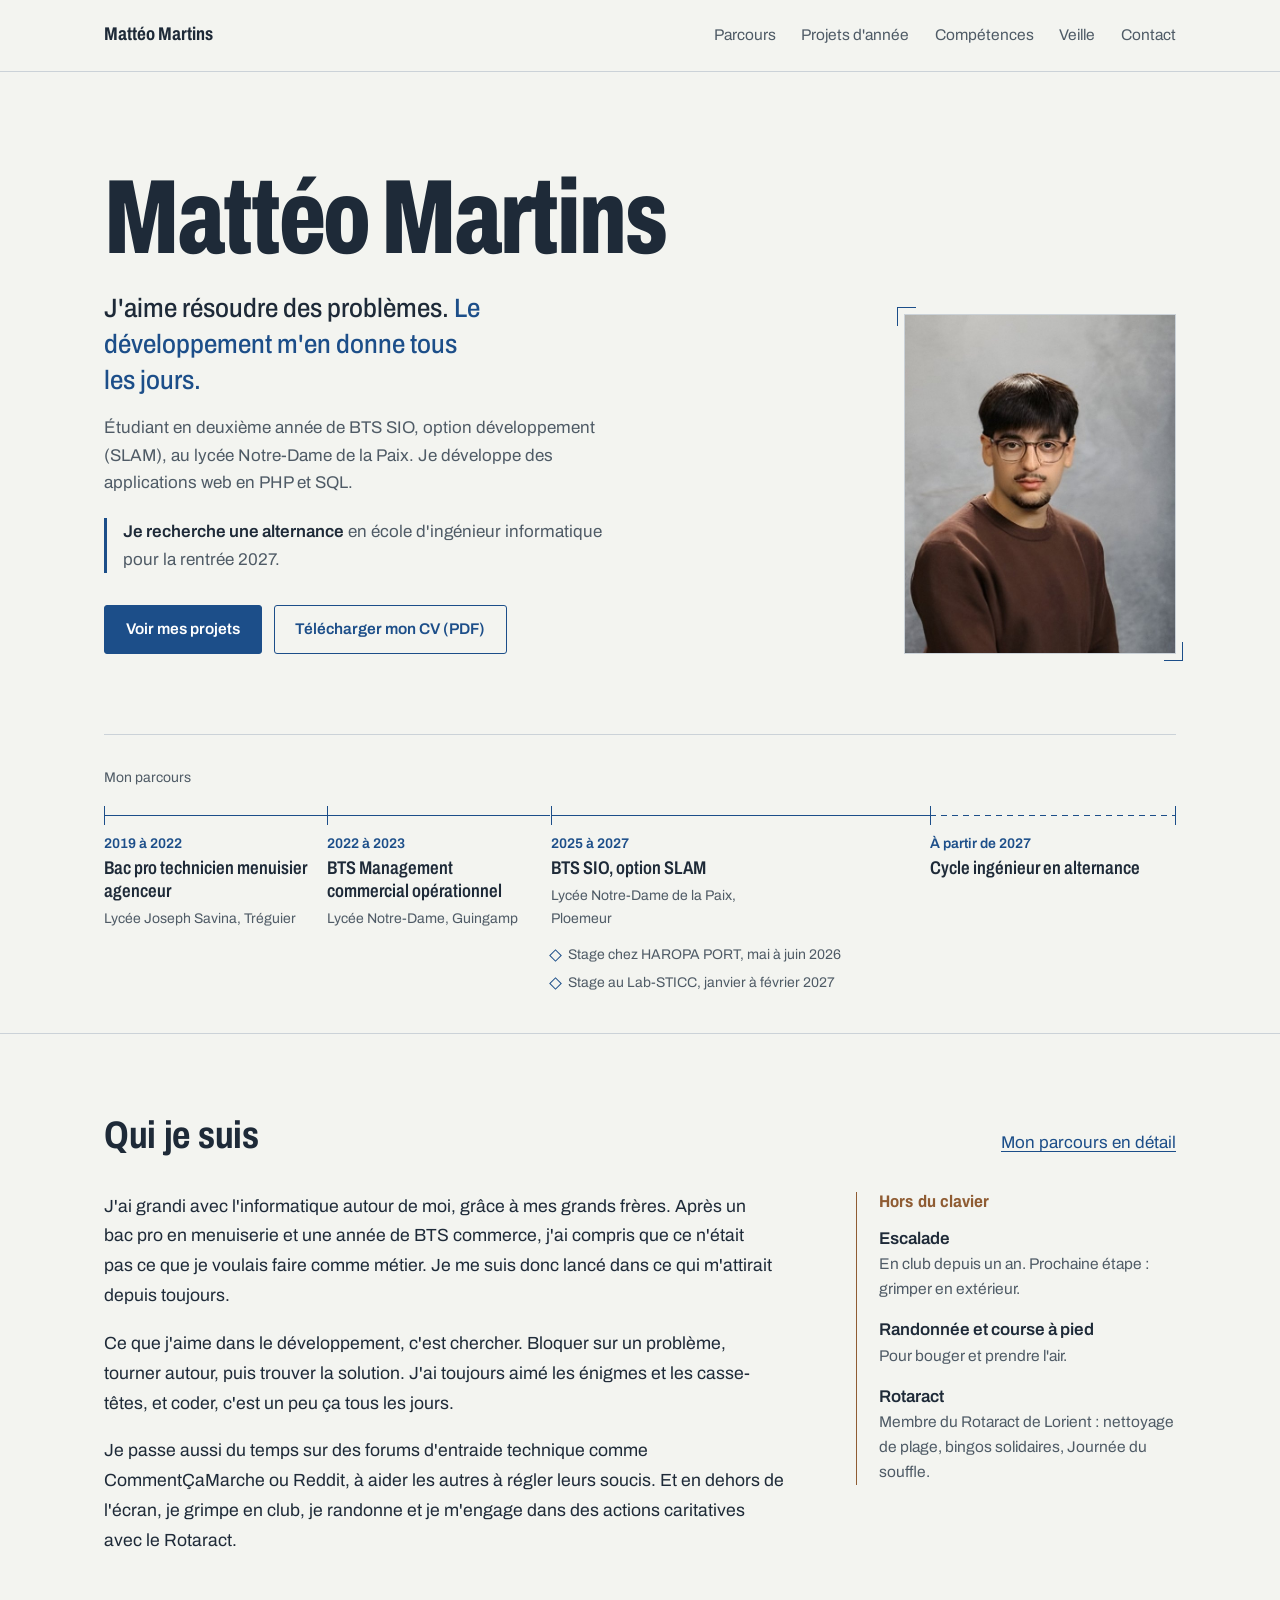
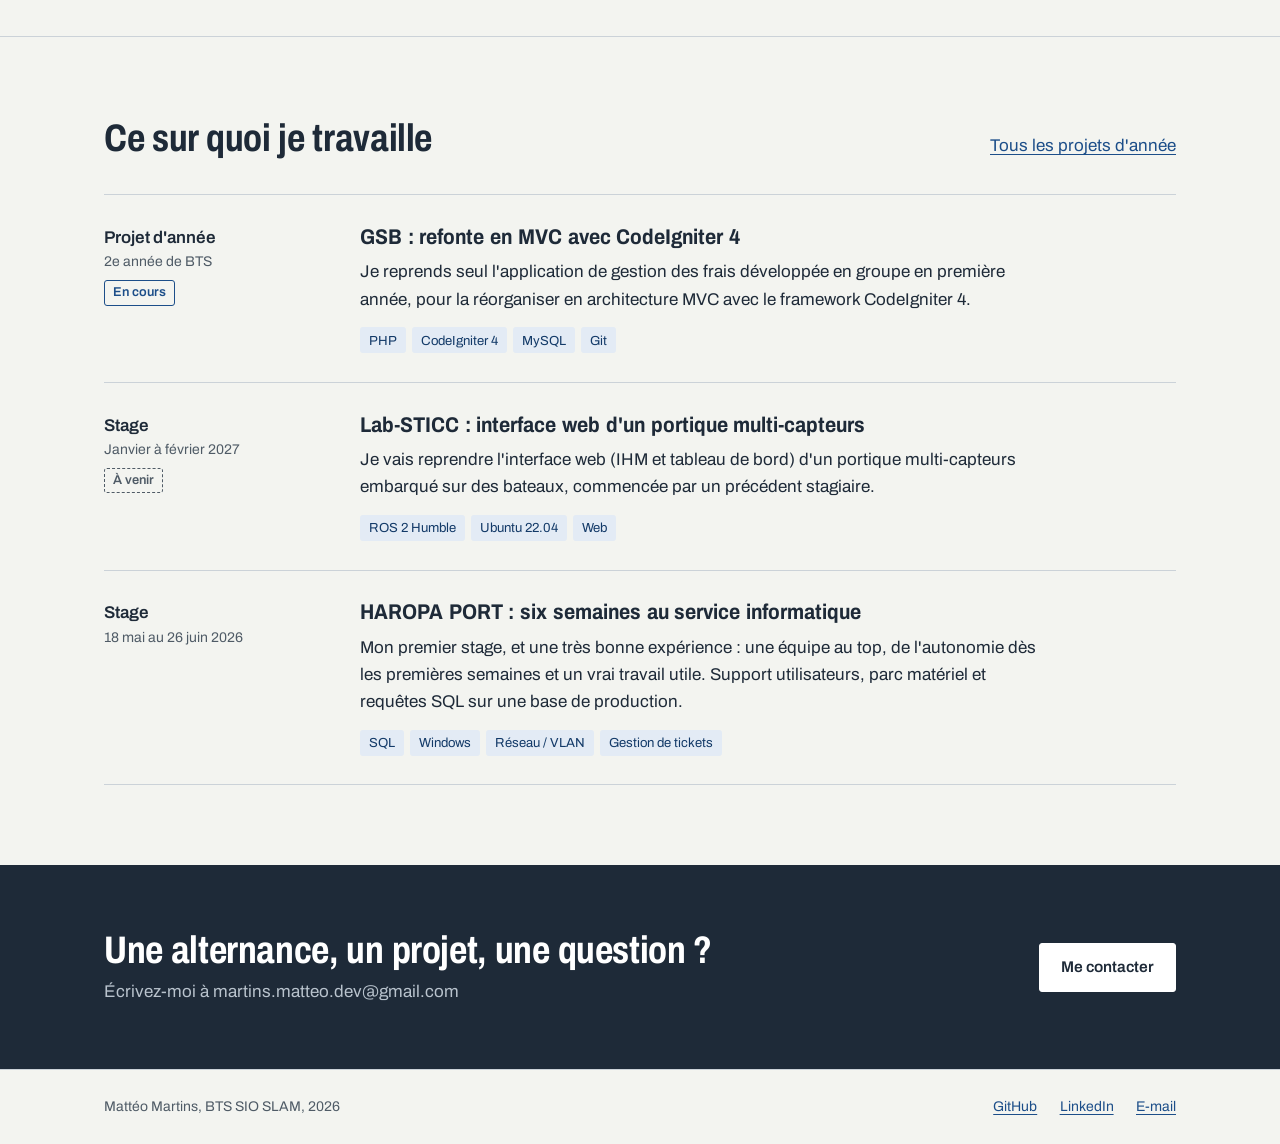
<file: index.html>
<!DOCTYPE html>
<html lang="fr">
<head>
  <meta charset="UTF-8" />
  <meta name="viewport" content="width=device-width, initial-scale=1.0" />
  <title>Mattéo Martins, étudiant développeur en BTS SIO</title>
  <meta name="description" content="Portfolio de Mattéo Martins, étudiant en BTS SIO option SLAM : projets PHP et SQL, stages, parcours et passions." />
  <link rel="preload" href="polices/archivo-latin-wdth-normal.woff2" as="font" type="font/woff2" crossorigin />
  <link rel="icon" href="data:image/svg+xml,%3Csvg xmlns='http://www.w3.org/2000/svg' viewBox='0 0 64 64'%3E%3Crect width='64' height='64' fill='%231C4E89'/%3E%3Cpath d='M12 46 H52 M12 40 V52 M52 40 V52' stroke='%23fff' stroke-width='3' fill='none'/%3E%3Ctext x='32' y='33' font-family='Arial' font-weight='bold' font-size='22' fill='%23fff' text-anchor='middle'%3EMM%3C/text%3E%3C/svg%3E" />
  <link rel="stylesheet" href="style.css" />
</head>
<body>
  <a class="lien-evitement" href="#contenu">Aller au contenu</a>

  <header class="entete">
    <div class="conteneur">
      <a class="entete-nom" href="index.html">Mattéo Martins</a>
      <nav class="nav" aria-label="Navigation principale">
        <ul>
          <li><a href="parcours.html">Parcours</a></li>
          <li><a href="projets.html">Projets d'année</a></li>
          <li><a href="competences.html">Compétences</a></li>
          <li><a href="veille.html">Veille</a></li>
          <li><a href="contact.html">Contact</a></li>
        </ul>
      </nav>
    </div>
  </header>

  <main id="contenu">

    <!-- ============ PRÉSENTATION ============ -->
    <section class="presentation">
      <div class="conteneur">
        <div class="presentation-grille">
          <div>
            <h1>Mattéo Martins</h1>
            <p class="accroche">
              J'aime résoudre des problèmes. <span class="present">Le développement m'en donne tous les jours.</span>
            </p>
            <p class="sous-accroche">Étudiant en deuxième année de BTS SIO, option développement (SLAM), au lycée Notre-Dame de la Paix. Je développe des applications web en PHP et SQL.</p>
            <p class="statut"><strong>Je recherche une alternance</strong> en école d'ingénieur informatique pour la rentrée 2027.</p>
            <div class="actions">
              <a class="bouton bouton-plein" href="projets.html">Voir mes projets</a>
              <a class="bouton bouton-contour" href="cv-matteo-martins.pdf" download>Télécharger mon CV (PDF)</a>
            </div>
          </div>
          <figure class="photo">
            <img src="images/photo-matteo.jpg" alt="Portrait de Mattéo Martins" width="600" height="801" />
          </figure>
        </div>

        <!-- ============ COTE DU PARCOURS ============ -->
        <div class="cote" aria-labelledby="cote-titre">
          <p class="cote-titre" id="cote-titre">Mon parcours</p>
          <ol class="cote-ligne">
            <li class="cote-segment">
              <span class="cote-periode">2019 à 2022</span>
              <span class="cote-etape">Bac pro technicien menuisier agenceur</span>
              <span class="cote-detail">Lycée Joseph Savina, Tréguier</span>
            </li>
            <li class="cote-segment">
              <span class="cote-periode">2022 à 2023</span>
              <span class="cote-etape">BTS Management commercial opérationnel</span>
              <span class="cote-detail">Lycée Notre-Dame, Guingamp</span>
            </li>
            <li class="cote-segment">
              <span class="cote-periode">2025 à 2027</span>
              <span class="cote-etape">BTS SIO, option SLAM</span>
              <span class="cote-detail">Lycée Notre-Dame de la Paix, Ploemeur</span>
              <ul class="cote-reperes">
                <li>Stage chez HAROPA PORT, mai à juin 2026</li>
                <li>Stage au Lab-STICC, janvier à février 2027</li>
              </ul>
            </li>
            <li class="cote-segment a-venir">
              <span class="cote-periode">À partir de 2027</span>
              <span class="cote-etape">Cycle ingénieur en alternance</span>
              <span class="cote-fin" aria-hidden="true"></span>
            </li>
          </ol>
        </div>
      </div>
    </section>

    <!-- ============ QUI JE SUIS ============ -->
    <section class="section">
      <div class="conteneur">
        <div class="section-tete">
          <h2>Qui je suis</h2>
          <a href="parcours.html">Mon parcours en détail</a>
        </div>

        <div class="qui">
          <div class="qui-texte">
            <p>J'ai grandi avec l'informatique autour de moi, grâce à mes grands frères. Après un bac pro en menuiserie et une année de BTS commerce, j'ai compris que ce n'était pas ce que je voulais faire comme métier. Je me suis donc lancé dans ce qui m'attirait depuis toujours.</p>
            <p>Ce que j'aime dans le développement, c'est chercher. Bloquer sur un problème, tourner autour, puis trouver la solution. J'ai toujours aimé les énigmes et les casse-têtes, et coder, c'est un peu ça tous les jours.</p>
            <p>Je passe aussi du temps sur des forums d'entraide technique comme CommentÇaMarche ou Reddit, à aider les autres à régler leurs soucis. Et en dehors de l'écran, je grimpe en club, je randonne et je m'engage dans des actions caritatives avec le Rotaract.</p>
          </div>

          <aside class="qui-cote" aria-label="En dehors des cours">
            <h3>Hors du clavier</h3>
            <dl>
              <div><dt>Escalade</dt><dd>En club depuis un an. Prochaine étape : grimper en extérieur.</dd></div>
              <div><dt>Randonnée et course à pied</dt><dd>Pour bouger et prendre l'air.</dd></div>
              <div><dt>Rotaract</dt><dd>Membre du Rotaract de Lorient : nettoyage de plage, bingos solidaires, Journée du souffle.</dd></div>
            </dl>
          </aside>
        </div>
      </div>
    </section>

    <!-- ============ PROJETS ============ -->
    <section class="section">
      <div class="conteneur">
        <div class="section-tete">
          <h2>Ce sur quoi je travaille</h2>
          <a href="projets.html">Tous les projets d'année</a>
        </div>

        <div class="projets-vedette">
          <article class="projet-ligne">
            <p class="projet-quand"><strong>Projet d'année</strong>2e année de BTS<br /><span class="pastille pastille-encours">En cours</span></p>
            <div>
              <h3><a href="projets.html#gsb-mvc">GSB : refonte en MVC avec CodeIgniter 4</a></h3>
              <p>Je reprends seul l'application de gestion des frais développée en groupe en première année, pour la réorganiser en architecture MVC avec le framework CodeIgniter 4.</p>
              <ul class="technos" aria-label="Technologies">
                <li>PHP</li><li>CodeIgniter 4</li><li>MySQL</li><li>Git</li>
              </ul>
            </div>
          </article>

          <article class="projet-ligne">
            <p class="projet-quand"><strong>Stage</strong>Janvier à février 2027<br /><span class="pastille pastille-avenir">À venir</span></p>
            <div>
              <h3><a href="parcours.html#lab-sticc">Lab-STICC : interface web d'un portique multi-capteurs</a></h3>
              <p>Je vais reprendre l'interface web (IHM et tableau de bord) d'un portique multi-capteurs embarqué sur des bateaux, commencée par un précédent stagiaire.</p>
              <ul class="technos" aria-label="Technologies">
                <li>ROS 2 Humble</li><li>Ubuntu 22.04</li><li>Web</li>
              </ul>
            </div>
          </article>

          <article class="projet-ligne">
            <p class="projet-quand"><strong>Stage</strong>18 mai au 26 juin 2026</p>
            <div>
              <h3><a href="parcours.html#haropa">HAROPA PORT : six semaines au service informatique</a></h3>
              <p>Mon premier stage, et une très bonne expérience : une équipe au top, de l'autonomie dès les premières semaines et un vrai travail utile. Support utilisateurs, parc matériel et requêtes SQL sur une base de production.</p>
              <ul class="technos" aria-label="Technologies">
                <li>SQL</li><li>Windows</li><li>Réseau / VLAN</li><li>Gestion de tickets</li>
              </ul>
            </div>
          </article>
        </div>
      </div>
    </section>

  </main>

  <!-- ============ CONTACT ============ -->
  <section class="bandeau-contact" aria-labelledby="bandeau-titre">
    <div class="conteneur">
      <div>
        <h2 id="bandeau-titre">Une alternance, un projet, une question ?</h2>
        <p>Écrivez-moi à martins.matteo.dev@gmail.com</p>
      </div>
      <a class="bouton bouton-plein" href="contact.html">Me contacter</a>
    </div>
  </section>

  <footer class="pied">
    <div class="conteneur">
      <p>Mattéo Martins, BTS SIO SLAM, <span class="annee">2026</span></p>
      <ul>
        <li><a href="https://github.com/Martins-Matteo" rel="noopener">GitHub</a></li>
        <li><a href="https://www.linkedin.com/in/matt%C3%A9o-martins-106573369/" rel="noopener">LinkedIn</a></li>
        <li><a href="mailto:martins.matteo.dev@gmail.com">E-mail</a></li>
      </ul>
    </div>
  </footer>

  <script src="site.js" defer></script>
</body>
</html>
</file>
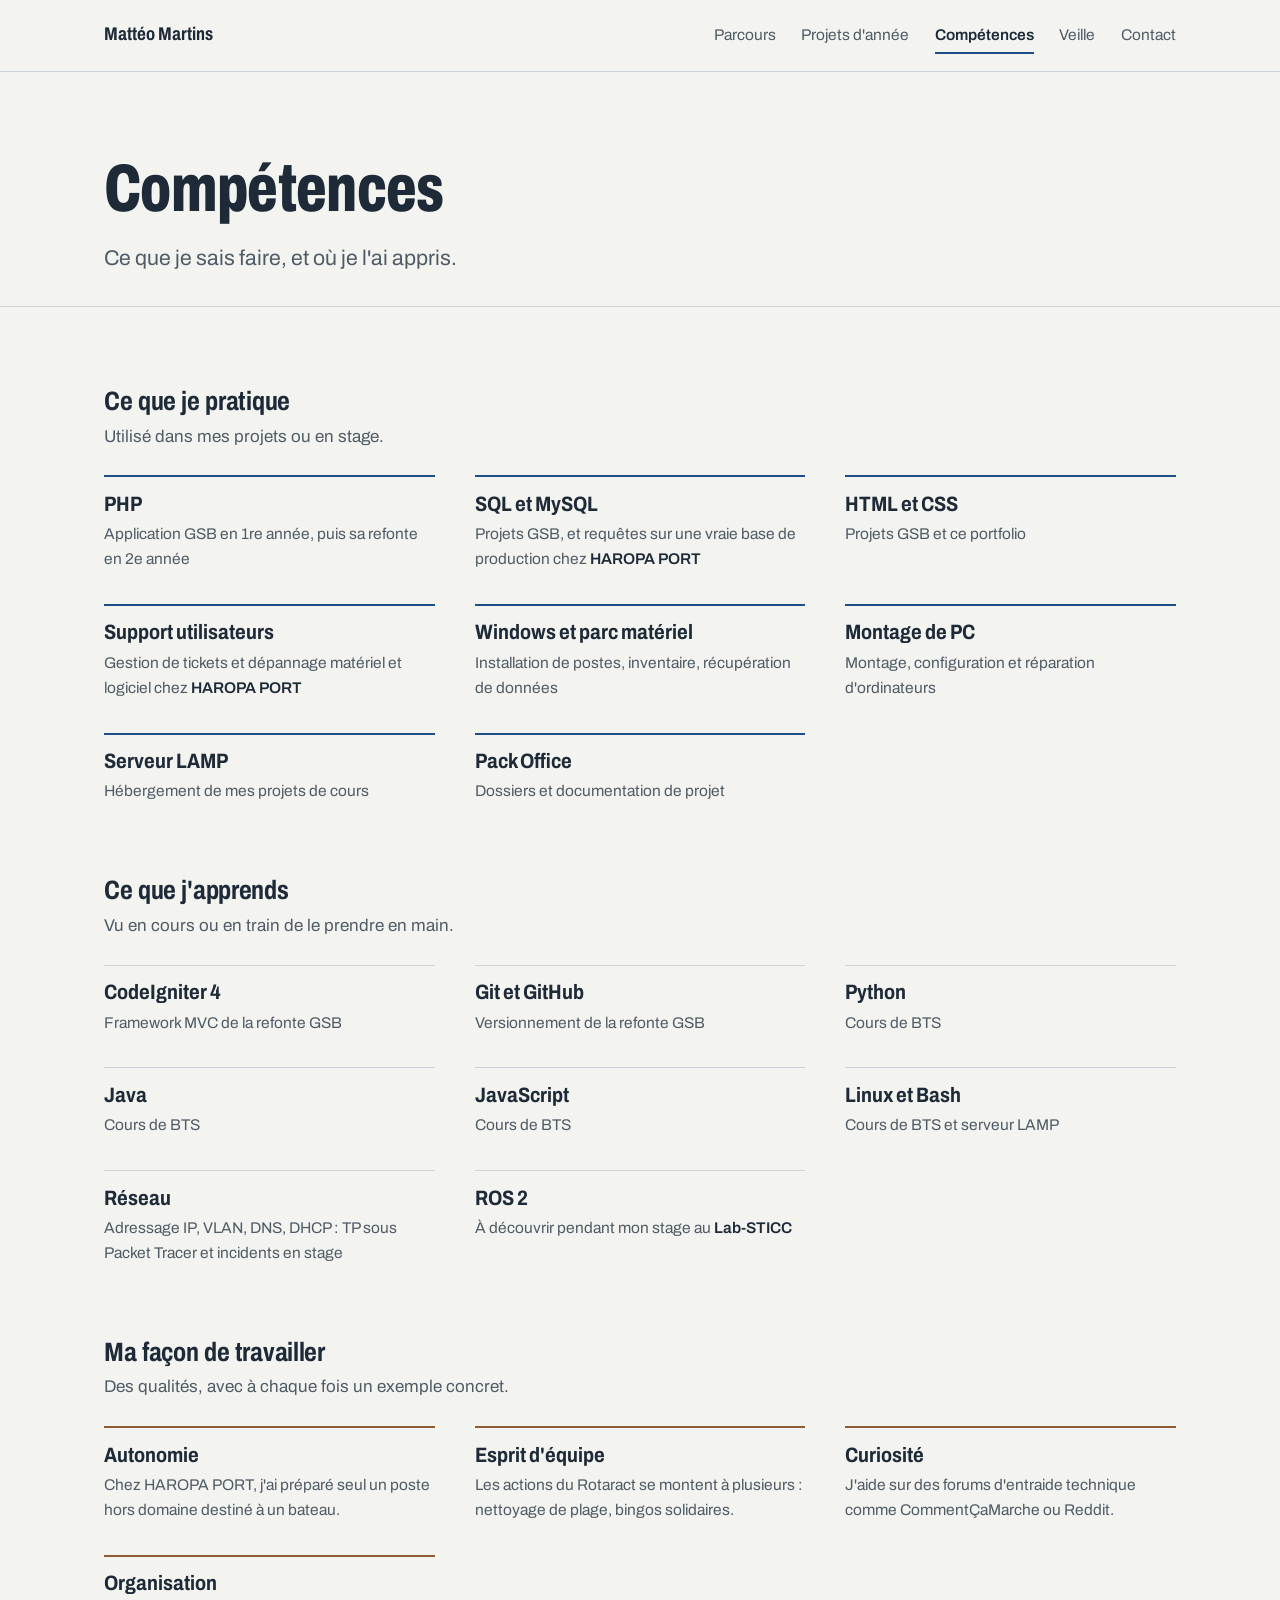
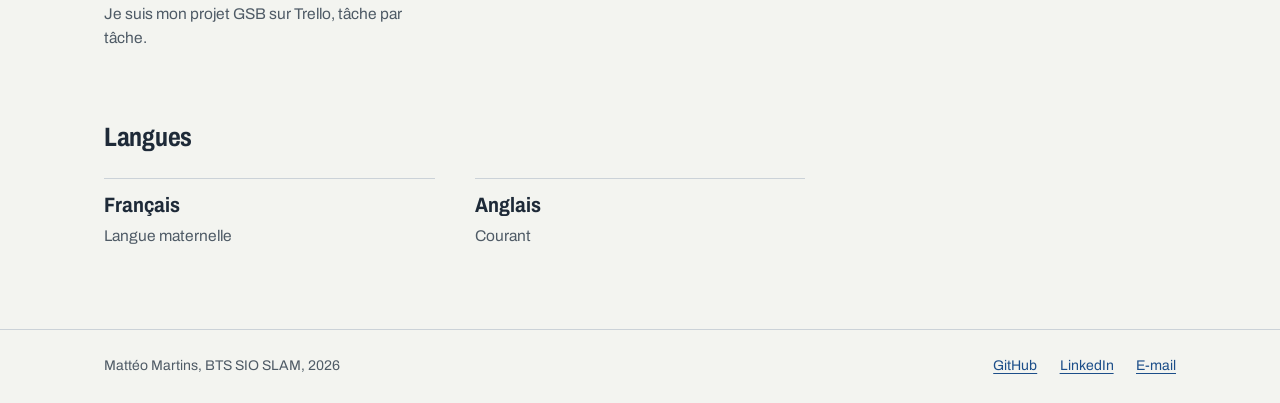
<file: competences.html>
<!DOCTYPE html>
<html lang="fr">
<head>
  <meta charset="UTF-8" />
  <meta name="viewport" content="width=device-width, initial-scale=1.0" />
  <title>Compétences, Mattéo Martins</title>
  <meta name="description" content="Compétences de Mattéo Martins : PHP, SQL, HTML et CSS, support informatique, et ce qu'il apprend en BTS SIO SLAM." />
  <link rel="preload" href="polices/archivo-latin-wdth-normal.woff2" as="font" type="font/woff2" crossorigin />
  <link rel="icon" href="data:image/svg+xml,%3Csvg xmlns='http://www.w3.org/2000/svg' viewBox='0 0 64 64'%3E%3Crect width='64' height='64' fill='%231C4E89'/%3E%3Cpath d='M12 46 H52 M12 40 V52 M52 40 V52' stroke='%23fff' stroke-width='3' fill='none'/%3E%3Ctext x='32' y='33' font-family='Arial' font-weight='bold' font-size='22' fill='%23fff' text-anchor='middle'%3EMM%3C/text%3E%3C/svg%3E" />
  <link rel="stylesheet" href="style.css" />
</head>
<body>
  <a class="lien-evitement" href="#contenu">Aller au contenu</a>

  <header class="entete">
    <div class="conteneur">
      <a class="entete-nom" href="index.html">Mattéo Martins</a>
      <nav class="nav" aria-label="Navigation principale">
        <ul>
          <li><a href="parcours.html">Parcours</a></li>
          <li><a href="projets.html">Projets d'année</a></li>
          <li><a href="competences.html" aria-current="page">Compétences</a></li>
          <li><a href="veille.html">Veille</a></li>
          <li><a href="contact.html">Contact</a></li>
        </ul>
      </nav>
    </div>
  </header>

  <main id="contenu">
    <header class="page-tete">
      <div class="conteneur">
        <h1>Compétences</h1>
        <p>Ce que je sais faire, et où je l'ai appris.</p>
      </div>
    </header>

    <section class="section">
      <div class="conteneur">

        <div class="comp-bloc">
          <h2>Ce que je pratique</h2>
          <p class="comp-intro">Utilisé dans mes projets ou en stage.</p>
          <ul class="comp-grille">
            <li><span class="comp-nom">PHP</span><span class="comp-ou">Application GSB en 1re année, puis sa refonte en 2e année</span></li>
            <li><span class="comp-nom">SQL et MySQL</span><span class="comp-ou">Projets GSB, et requêtes sur une vraie base de production chez <strong>HAROPA PORT</strong></span></li>
            <li><span class="comp-nom">HTML et CSS</span><span class="comp-ou">Projets GSB et ce portfolio</span></li>
            <li><span class="comp-nom">Support utilisateurs</span><span class="comp-ou">Gestion de tickets et dépannage matériel et logiciel chez <strong>HAROPA PORT</strong></span></li>
            <li><span class="comp-nom">Windows et parc matériel</span><span class="comp-ou">Installation de postes, inventaire, récupération de données</span></li>
            <li><span class="comp-nom">Montage de PC</span><span class="comp-ou">Montage, configuration et réparation d'ordinateurs</span></li>
            <li><span class="comp-nom">Serveur LAMP</span><span class="comp-ou">Hébergement de mes projets de cours</span></li>
            <li><span class="comp-nom">Pack Office</span><span class="comp-ou">Dossiers et documentation de projet</span></li>
          </ul>
        </div>

        <div class="comp-bloc">
          <h2>Ce que j'apprends</h2>
          <p class="comp-intro">Vu en cours ou en train de le prendre en main.</p>
          <ul class="comp-grille apprend">
            <li><span class="comp-nom">CodeIgniter 4</span><span class="comp-ou">Framework MVC de la refonte GSB</span></li>
            <li><span class="comp-nom">Git et GitHub</span><span class="comp-ou">Versionnement de la refonte GSB</span></li>
            <li><span class="comp-nom">Python</span><span class="comp-ou">Cours de BTS</span></li>
            <li><span class="comp-nom">Java</span><span class="comp-ou">Cours de BTS</span></li>
            <li><span class="comp-nom">JavaScript</span><span class="comp-ou">Cours de BTS</span></li>
            <li><span class="comp-nom">Linux et Bash</span><span class="comp-ou">Cours de BTS et serveur LAMP</span></li>
            <li><span class="comp-nom">Réseau</span><span class="comp-ou">Adressage IP, VLAN, DNS, DHCP : TP sous Packet Tracer et incidents en stage</span></li>
            <li><span class="comp-nom">ROS 2</span><span class="comp-ou">À découvrir pendant mon stage au <strong>Lab-STICC</strong></span></li>
          </ul>
        </div>

        <div class="comp-bloc">
          <h2>Ma façon de travailler</h2>
          <p class="comp-intro">Des qualités, avec à chaque fois un exemple concret.</p>
          <ul class="comp-grille humain">
            <li><span class="comp-nom">Autonomie</span><span class="comp-ou">Chez HAROPA PORT, j'ai préparé seul un poste hors domaine destiné à un bateau.</span></li>
            <li><span class="comp-nom">Esprit d'équipe</span><span class="comp-ou">Les actions du Rotaract se montent à plusieurs : nettoyage de plage, bingos solidaires.</span></li>
            <li><span class="comp-nom">Curiosité</span><span class="comp-ou">J'aide sur des forums d'entraide technique comme CommentÇaMarche ou Reddit.</span></li>
            <li><span class="comp-nom">Organisation</span><span class="comp-ou">Je suis mon projet GSB sur Trello, tâche par tâche.</span></li>
          </ul>
        </div>

        <div class="comp-bloc">
          <h2>Langues</h2>
          <ul class="comp-grille apprend" style="margin-top: 1.6rem;">
            <li><span class="comp-nom">Français</span><span class="comp-ou">Langue maternelle</span></li>
            <li><span class="comp-nom">Anglais</span><span class="comp-ou">Courant</span></li>
          </ul>
        </div>

      </div>
    </section>
  </main>

  <footer class="pied">
    <div class="conteneur">
      <p>Mattéo Martins, BTS SIO SLAM, <span class="annee">2026</span></p>
      <ul>
        <li><a href="https://github.com/Martins-Matteo" rel="noopener">GitHub</a></li>
        <li><a href="https://www.linkedin.com/in/matt%C3%A9o-martins-106573369/" rel="noopener">LinkedIn</a></li>
        <li><a href="mailto:martins.matteo.dev@gmail.com">E-mail</a></li>
      </ul>
    </div>
  </footer>

  <script src="site.js" defer></script>
</body>
</html>
</file>
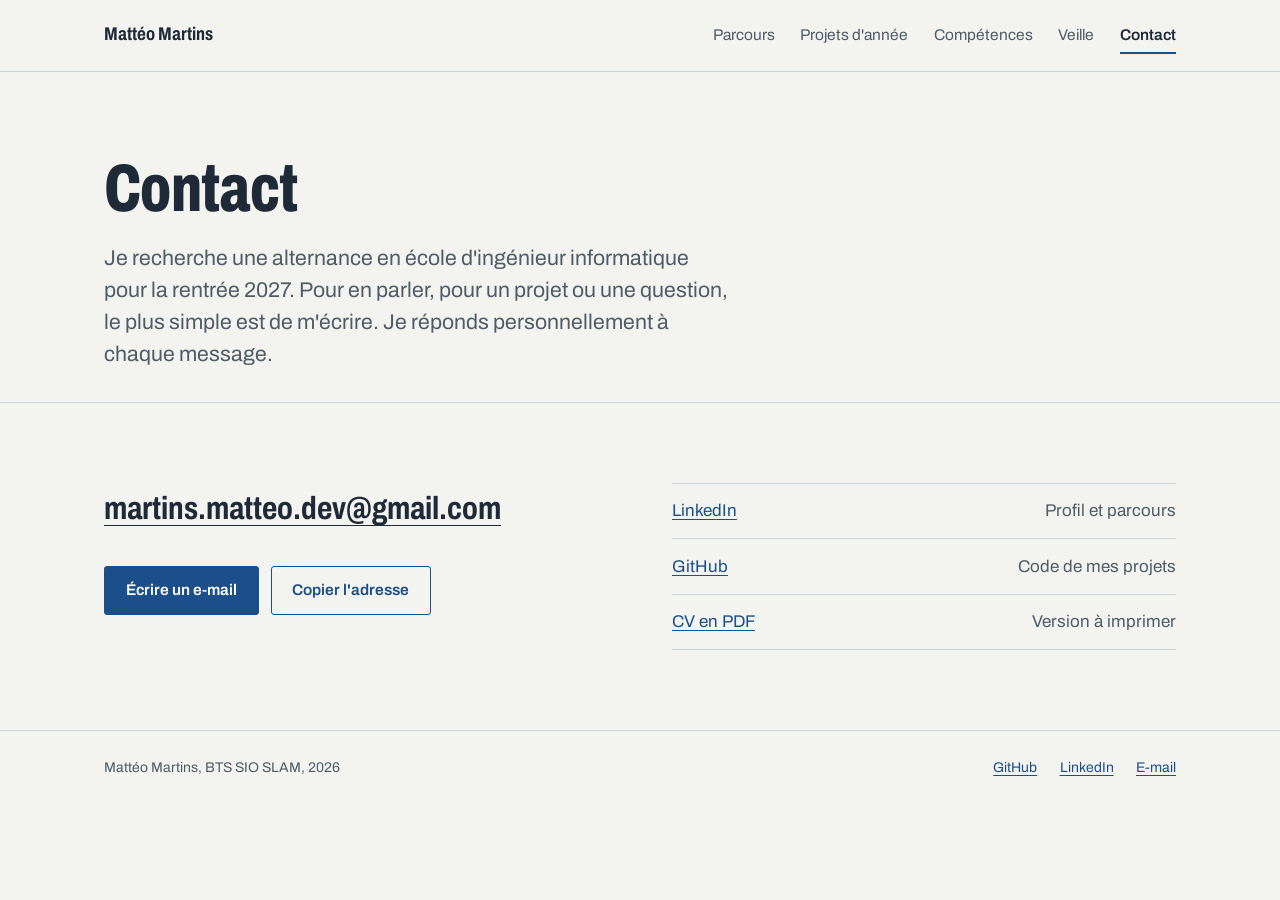
<file: contact.html>
<!DOCTYPE html>
<html lang="fr">
<head>
  <meta charset="UTF-8" />
  <meta name="viewport" content="width=device-width, initial-scale=1.0" />
  <title>Contact, Mattéo Martins</title>
  <meta name="description" content="Contacter Mattéo Martins, étudiant en BTS SIO SLAM, pour une alternance, un stage ou une question." />
  <link rel="preload" href="polices/archivo-latin-wdth-normal.woff2" as="font" type="font/woff2" crossorigin />
  <link rel="icon" href="data:image/svg+xml,%3Csvg xmlns='http://www.w3.org/2000/svg' viewBox='0 0 64 64'%3E%3Crect width='64' height='64' fill='%231C4E89'/%3E%3Cpath d='M12 46 H52 M12 40 V52 M52 40 V52' stroke='%23fff' stroke-width='3' fill='none'/%3E%3Ctext x='32' y='33' font-family='Arial' font-weight='bold' font-size='22' fill='%23fff' text-anchor='middle'%3EMM%3C/text%3E%3C/svg%3E" />
  <link rel="stylesheet" href="style.css" />
</head>
<body>
  <a class="lien-evitement" href="#contenu">Aller au contenu</a>

  <header class="entete">
    <div class="conteneur">
      <a class="entete-nom" href="index.html">Mattéo Martins</a>
      <nav class="nav" aria-label="Navigation principale">
        <ul>
          <li><a href="parcours.html">Parcours</a></li>
          <li><a href="projets.html">Projets d'année</a></li>
          <li><a href="competences.html">Compétences</a></li>
          <li><a href="veille.html">Veille</a></li>
          <li><a href="contact.html" aria-current="page">Contact</a></li>
        </ul>
      </nav>
    </div>
  </header>

  <main id="contenu">
    <header class="page-tete">
      <div class="conteneur">
        <h1>Contact</h1>
        <p>Je recherche une alternance en école d'ingénieur informatique pour la rentrée 2027. Pour en parler, pour un projet ou une question, le plus simple est de m'écrire. Je réponds personnellement à chaque message.</p>
      </div>
    </header>

    <section class="section">
      <div class="conteneur contact-bloc">
        <div>
          <p class="courriel"><a href="mailto:martins.matteo.dev@gmail.com">martins.matteo.dev@gmail.com</a></p>
          <div class="actions">
            <a class="bouton bouton-plein" href="mailto:martins.matteo.dev@gmail.com">Écrire un e-mail</a>
            <button type="button" class="bouton bouton-contour" data-copier="martins.matteo.dev@gmail.com">Copier l'adresse</button>
          </div>
          <p class="copie-retour" role="status" aria-live="polite"></p>
        </div>

        <ul class="liste-liens">
          <li><a href="https://www.linkedin.com/in/matt%C3%A9o-martins-106573369/" rel="noopener">LinkedIn</a><span>Profil et parcours</span></li>
          <li><a href="https://github.com/Martins-Matteo" rel="noopener">GitHub</a><span>Code de mes projets</span></li>
          <li><a href="cv-matteo-martins.pdf" download>CV en PDF</a><span>Version à imprimer</span></li>
        </ul>
      </div>
    </section>
  </main>

  <footer class="pied">
    <div class="conteneur">
      <p>Mattéo Martins, BTS SIO SLAM, <span class="annee">2026</span></p>
      <ul>
        <li><a href="https://github.com/Martins-Matteo" rel="noopener">GitHub</a></li>
        <li><a href="https://www.linkedin.com/in/matt%C3%A9o-martins-106573369/" rel="noopener">LinkedIn</a></li>
        <li><a href="mailto:martins.matteo.dev@gmail.com">E-mail</a></li>
      </ul>
    </div>
  </footer>

  <script src="site.js" defer></script>
</body>
</html>
</file>
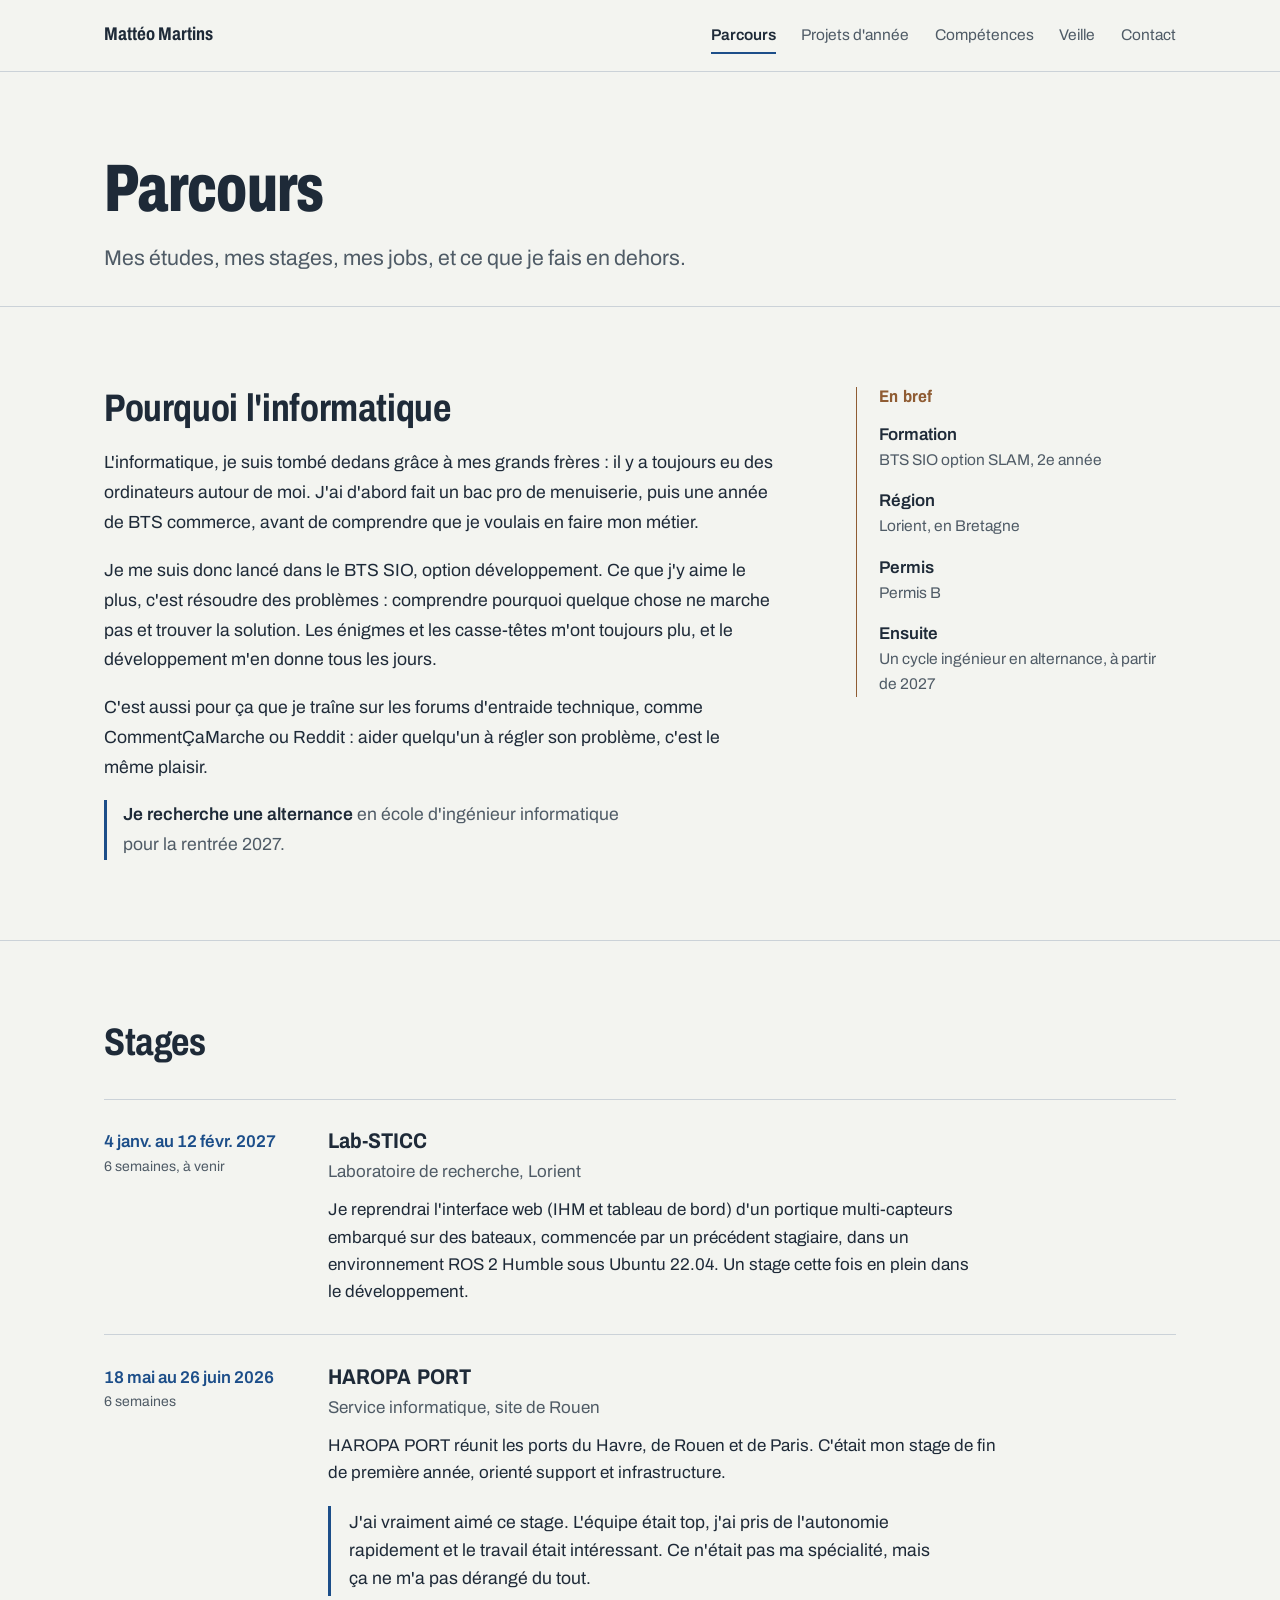
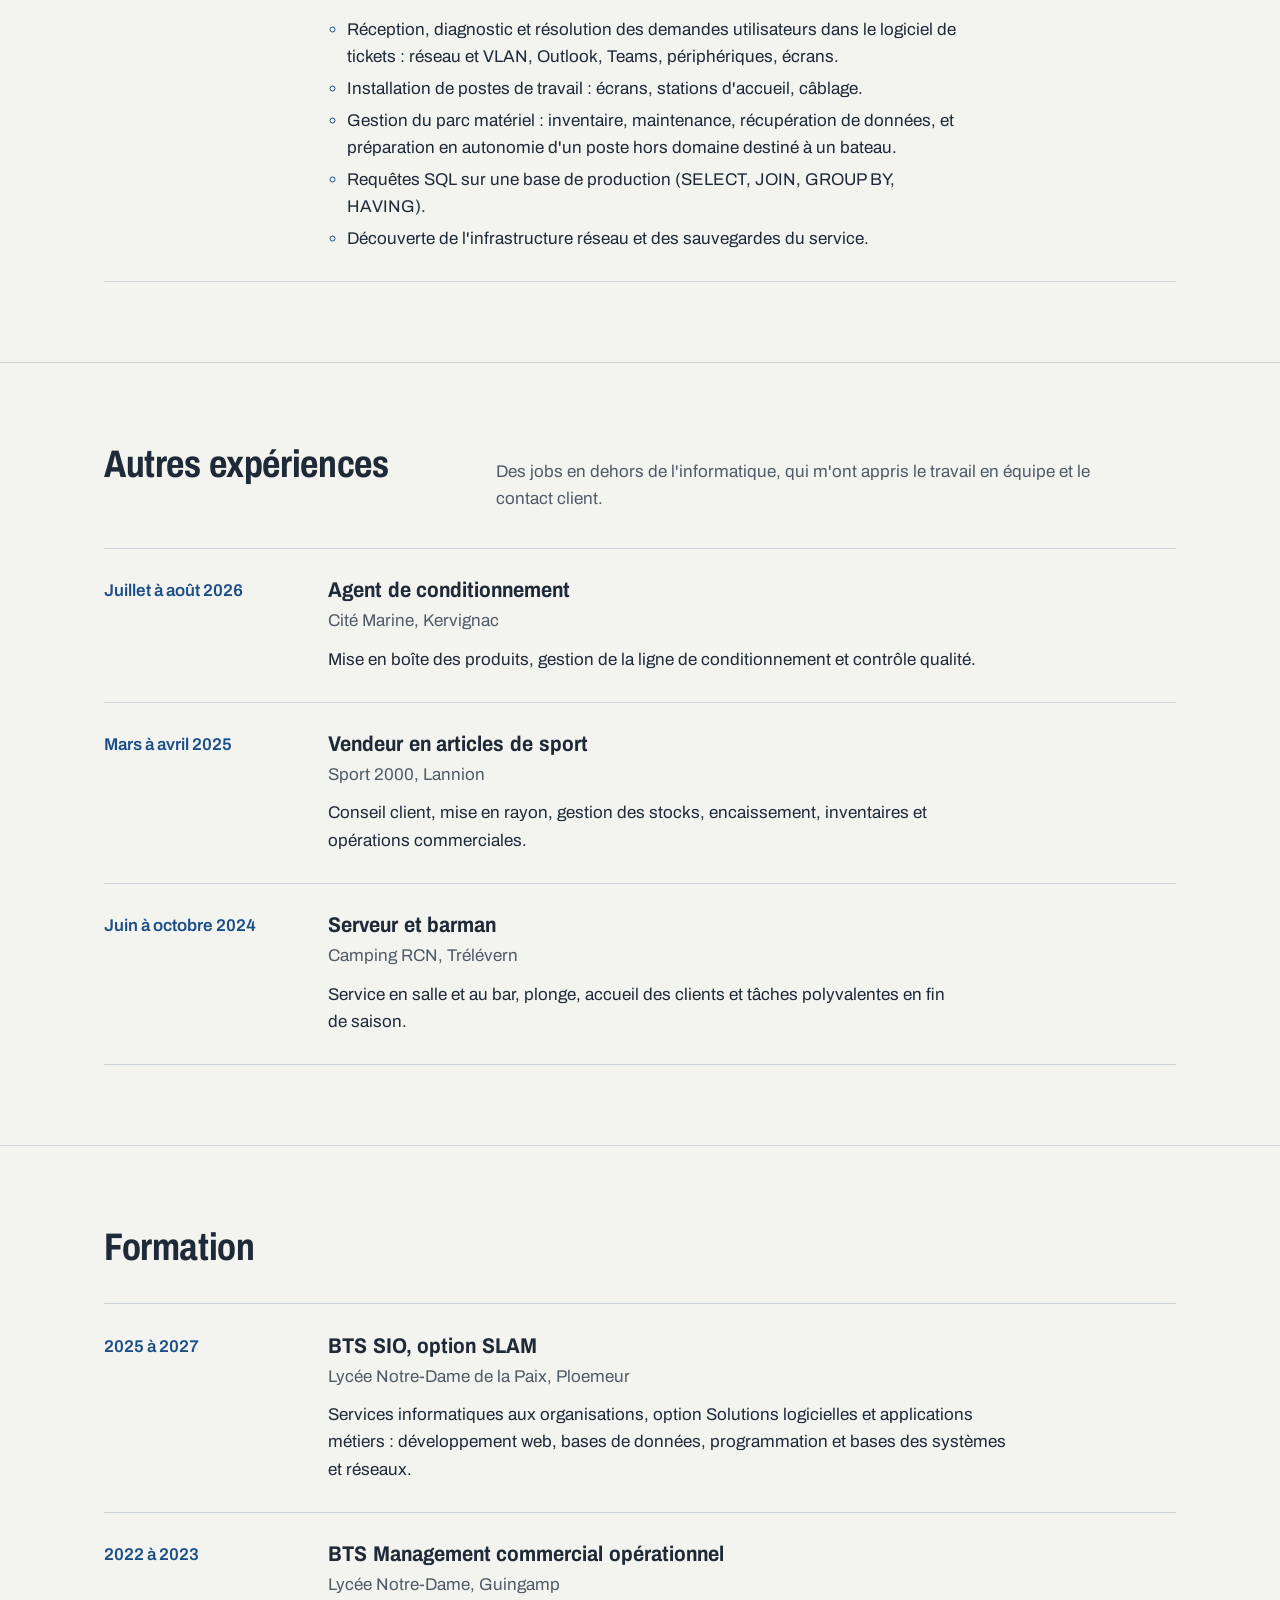
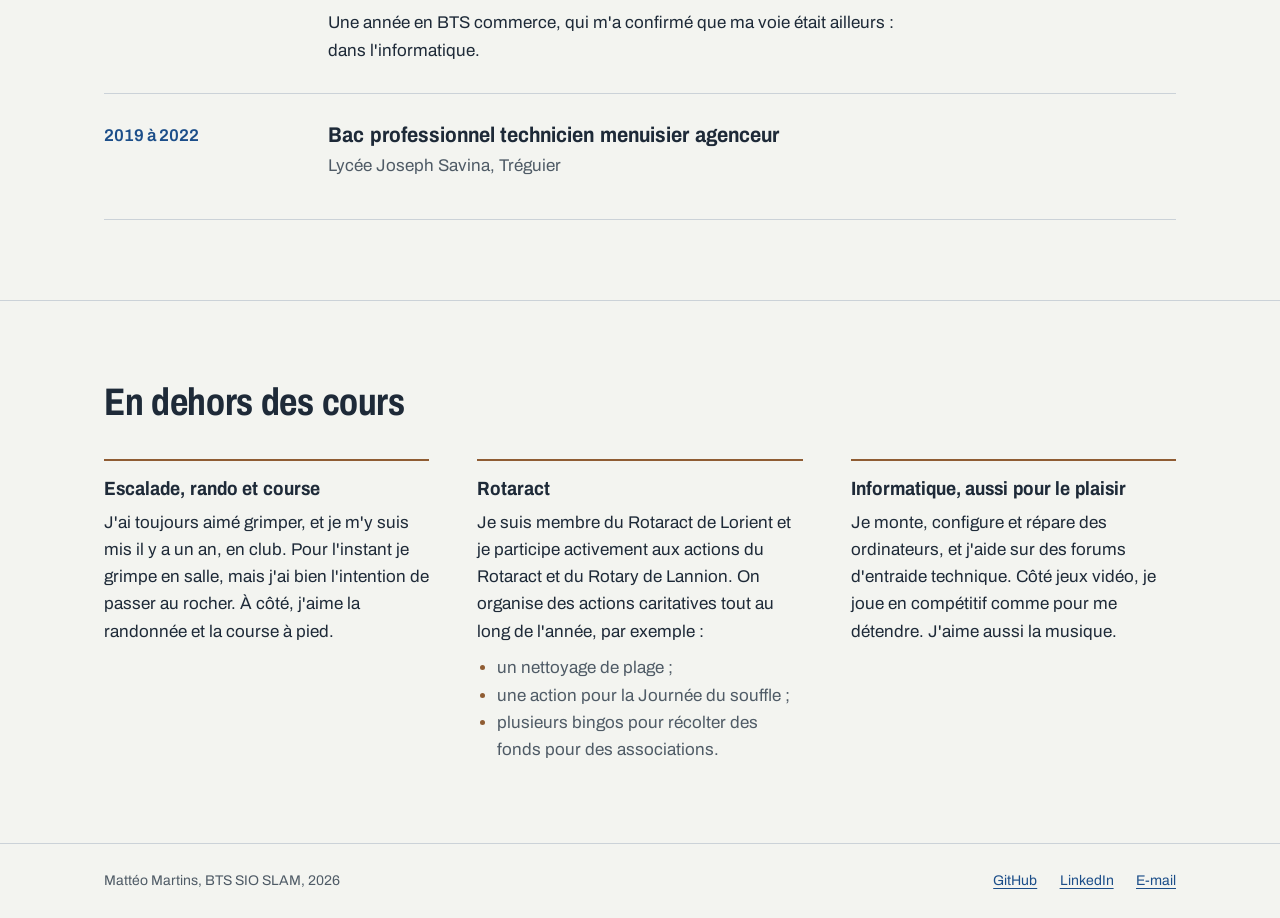
<file: parcours.html>
<!DOCTYPE html>
<html lang="fr">
<head>
  <meta charset="UTF-8" />
  <meta name="viewport" content="width=device-width, initial-scale=1.0" />
  <title>Parcours, Mattéo Martins</title>
  <meta name="description" content="Parcours de Mattéo Martins : BTS SIO SLAM, stages chez HAROPA PORT et au Lab-STICC, expériences professionnelles, escalade et engagement au Rotaract." />
  <link rel="preload" href="polices/archivo-latin-wdth-normal.woff2" as="font" type="font/woff2" crossorigin />
  <link rel="icon" href="data:image/svg+xml,%3Csvg xmlns='http://www.w3.org/2000/svg' viewBox='0 0 64 64'%3E%3Crect width='64' height='64' fill='%231C4E89'/%3E%3Cpath d='M12 46 H52 M12 40 V52 M52 40 V52' stroke='%23fff' stroke-width='3' fill='none'/%3E%3Ctext x='32' y='33' font-family='Arial' font-weight='bold' font-size='22' fill='%23fff' text-anchor='middle'%3EMM%3C/text%3E%3C/svg%3E" />
  <link rel="stylesheet" href="style.css" />
</head>
<body>
  <a class="lien-evitement" href="#contenu">Aller au contenu</a>

  <header class="entete">
    <div class="conteneur">
      <a class="entete-nom" href="index.html">Mattéo Martins</a>
      <nav class="nav" aria-label="Navigation principale">
        <ul>
          <li><a href="parcours.html" aria-current="page">Parcours</a></li>
          <li><a href="projets.html">Projets d'année</a></li>
          <li><a href="competences.html">Compétences</a></li>
          <li><a href="veille.html">Veille</a></li>
          <li><a href="contact.html">Contact</a></li>
        </ul>
      </nav>
    </div>
  </header>

  <main id="contenu">
    <header class="page-tete">
      <div class="conteneur">
        <h1>Parcours</h1>
        <p>Mes études, mes stages, mes jobs, et ce que je fais en dehors.</p>
      </div>
    </header>

    <!-- ============ HISTOIRE ============ -->
    <section class="section">
      <div class="conteneur qui">
        <div class="qui-texte">
          <h2 style="margin-bottom: 1.2rem;">Pourquoi l'informatique</h2>
          <p>L'informatique, je suis tombé dedans grâce à mes grands frères : il y a toujours eu des ordinateurs autour de moi. J'ai d'abord fait un bac pro de menuiserie, puis une année de BTS commerce, avant de comprendre que je voulais en faire mon métier.</p>
          <p>Je me suis donc lancé dans le BTS SIO, option développement. Ce que j'y aime le plus, c'est résoudre des problèmes : comprendre pourquoi quelque chose ne marche pas et trouver la solution. Les énigmes et les casse-têtes m'ont toujours plu, et le développement m'en donne tous les jours.</p>
          <p>C'est aussi pour ça que je traîne sur les forums d'entraide technique, comme CommentÇaMarche ou Reddit : aider quelqu'un à régler son problème, c'est le même plaisir.</p>
          <p class="statut"><strong>Je recherche une alternance</strong> en école d'ingénieur informatique pour la rentrée 2027.</p>
        </div>
        <aside class="qui-cote" aria-label="En bref">
          <h3>En bref</h3>
          <dl>
            <div><dt>Formation</dt><dd>BTS SIO option SLAM, 2e année</dd></div>
            <div><dt>Région</dt><dd>Lorient, en Bretagne</dd></div>
            <div><dt>Permis</dt><dd>Permis B</dd></div>
            <div><dt>Ensuite</dt><dd>Un cycle ingénieur en alternance, à partir de 2027</dd></div>
          </dl>
        </aside>
      </div>
    </section>

    <!-- ============ EXPÉRIENCES ============ -->
    <section class="section">
      <div class="conteneur">
        <div class="section-tete">
          <h2>Stages</h2>
        </div>

        <ol class="frise">
          <li class="frise-item" id="lab-sticc">
            <p class="frise-date">4 janv. au 12 févr. 2027<span>6 semaines, à venir</span></p>
            <div>
              <h3>Lab-STICC</h3>
              <p class="frise-lieu">Laboratoire de recherche, Lorient</p>
              <p>Je reprendrai l'interface web (IHM et tableau de bord) d'un portique multi-capteurs embarqué sur des bateaux, commencée par un précédent stagiaire, dans un environnement ROS 2 Humble sous Ubuntu 22.04. Un stage cette fois en plein dans le développement.</p>
            </div>
          </li>

          <li class="frise-item" id="haropa">
            <p class="frise-date">18 mai au 26 juin 2026<span>6 semaines</span></p>
            <div>
              <h3>HAROPA PORT</h3>
              <p class="frise-lieu">Service informatique, site de Rouen</p>
              <p>HAROPA PORT réunit les ports du Havre, de Rouen et de Paris. C'était mon stage de fin de première année, orienté support et infrastructure.</p>
              <p class="citation">J'ai vraiment aimé ce stage. L'équipe était top, j'ai pris de l'autonomie rapidement et le travail était intéressant. Ce n'était pas ma spécialité, mais ça ne m'a pas dérangé du tout.</p>
              <ul>
                <li>Réception, diagnostic et résolution des demandes utilisateurs dans le logiciel de tickets : réseau et VLAN, Outlook, Teams, périphériques, écrans.</li>
                <li>Installation de postes de travail : écrans, stations d'accueil, câblage.</li>
                <li>Gestion du parc matériel : inventaire, maintenance, récupération de données, et préparation en autonomie d'un poste hors domaine destiné à un bateau.</li>
                <li>Requêtes SQL sur une base de production (SELECT, JOIN, GROUP BY, HAVING).</li>
                <li>Découverte de l'infrastructure réseau et des sauvegardes du service.</li>
              </ul>
            </div>
          </li>
        </ol>
      </div>
    </section>

    <!-- ============ JOBS ============ -->
    <section class="section">
      <div class="conteneur">
        <div class="section-tete">
          <h2>Autres expériences</h2>
          <p>Des jobs en dehors de l'informatique, qui m'ont appris le travail en équipe et le contact client.</p>
        </div>
        <ol class="frise">
          <li class="frise-item">
            <p class="frise-date">Juillet à août 2026</p>
            <div>
              <h3>Agent de conditionnement</h3>
              <p class="frise-lieu">Cité Marine, Kervignac</p>
              <p>Mise en boîte des produits, gestion de la ligne de conditionnement et contrôle qualité.</p>
            </div>
          </li>
          <li class="frise-item">
            <p class="frise-date">Mars à avril 2025</p>
            <div>
              <h3>Vendeur en articles de sport</h3>
              <p class="frise-lieu">Sport 2000, Lannion</p>
              <p>Conseil client, mise en rayon, gestion des stocks, encaissement, inventaires et opérations commerciales.</p>
            </div>
          </li>
          <li class="frise-item">
            <p class="frise-date">Juin à octobre 2024</p>
            <div>
              <h3>Serveur et barman</h3>
              <p class="frise-lieu">Camping RCN, Trélévern</p>
              <p>Service en salle et au bar, plonge, accueil des clients et tâches polyvalentes en fin de saison.</p>
            </div>
          </li>
        </ol>
      </div>
    </section>

    <!-- ============ FORMATION ============ -->
    <section class="section">
      <div class="conteneur">
        <div class="section-tete">
          <h2>Formation</h2>
        </div>

        <ol class="frise">
          <li class="frise-item">
            <p class="frise-date">2025 à 2027</p>
            <div>
              <h3>BTS SIO, option SLAM</h3>
              <p class="frise-lieu">Lycée Notre-Dame de la Paix, Ploemeur</p>
              <p>Services informatiques aux organisations, option Solutions logicielles et applications métiers : développement web, bases de données, programmation et bases des systèmes et réseaux.</p>
            </div>
          </li>
          <li class="frise-item">
            <p class="frise-date">2022 à 2023</p>
            <div>
              <h3>BTS Management commercial opérationnel</h3>
              <p class="frise-lieu">Lycée Notre-Dame, Guingamp</p>
              <p>Une année en BTS commerce, qui m'a confirmé que ma voie était ailleurs : dans l'informatique.</p>
            </div>
          </li>
          <li class="frise-item">
            <p class="frise-date">2019 à 2022</p>
            <div>
              <h3>Bac professionnel technicien menuisier agenceur</h3>
              <p class="frise-lieu">Lycée Joseph Savina, Tréguier</p>
            </div>
          </li>
        </ol>
      </div>
    </section>

    <!-- ============ EN DEHORS ============ -->
    <section class="section">
      <div class="conteneur">
        <div class="section-tete">
          <h2>En dehors des cours</h2>
        </div>
        <div class="perso">
          <article>
            <h3>Escalade, rando et course</h3>
            <p>J'ai toujours aimé grimper, et je m'y suis mis il y a un an, en club. Pour l'instant je grimpe en salle, mais j'ai bien l'intention de passer au rocher. À côté, j'aime la randonnée et la course à pied.</p>
          </article>
          <article>
            <h3>Rotaract</h3>
            <p>Je suis membre du Rotaract de Lorient et je participe activement aux actions du Rotaract et du Rotary de Lannion. On organise des actions caritatives tout au long de l'année, par exemple :</p>
            <ul>
              <li>un nettoyage de plage ;</li>
              <li>une action pour la Journée du souffle ;</li>
              <li>plusieurs bingos pour récolter des fonds pour des associations.</li>
            </ul>
          </article>
          <article>
            <h3>Informatique, aussi pour le plaisir</h3>
            <p>Je monte, configure et répare des ordinateurs, et j'aide sur des forums d'entraide technique. Côté jeux vidéo, je joue en compétitif comme pour me détendre. J'aime aussi la musique.</p>
          </article>
        </div>
      </div>
    </section>
  </main>

  <footer class="pied">
    <div class="conteneur">
      <p>Mattéo Martins, BTS SIO SLAM, <span class="annee">2026</span></p>
      <ul>
        <li><a href="https://github.com/Martins-Matteo" rel="noopener">GitHub</a></li>
        <li><a href="https://www.linkedin.com/in/matt%C3%A9o-martins-106573369/" rel="noopener">LinkedIn</a></li>
        <li><a href="mailto:martins.matteo.dev@gmail.com">E-mail</a></li>
      </ul>
    </div>
  </footer>

  <script src="site.js" defer></script>
</body>
</html>
</file>
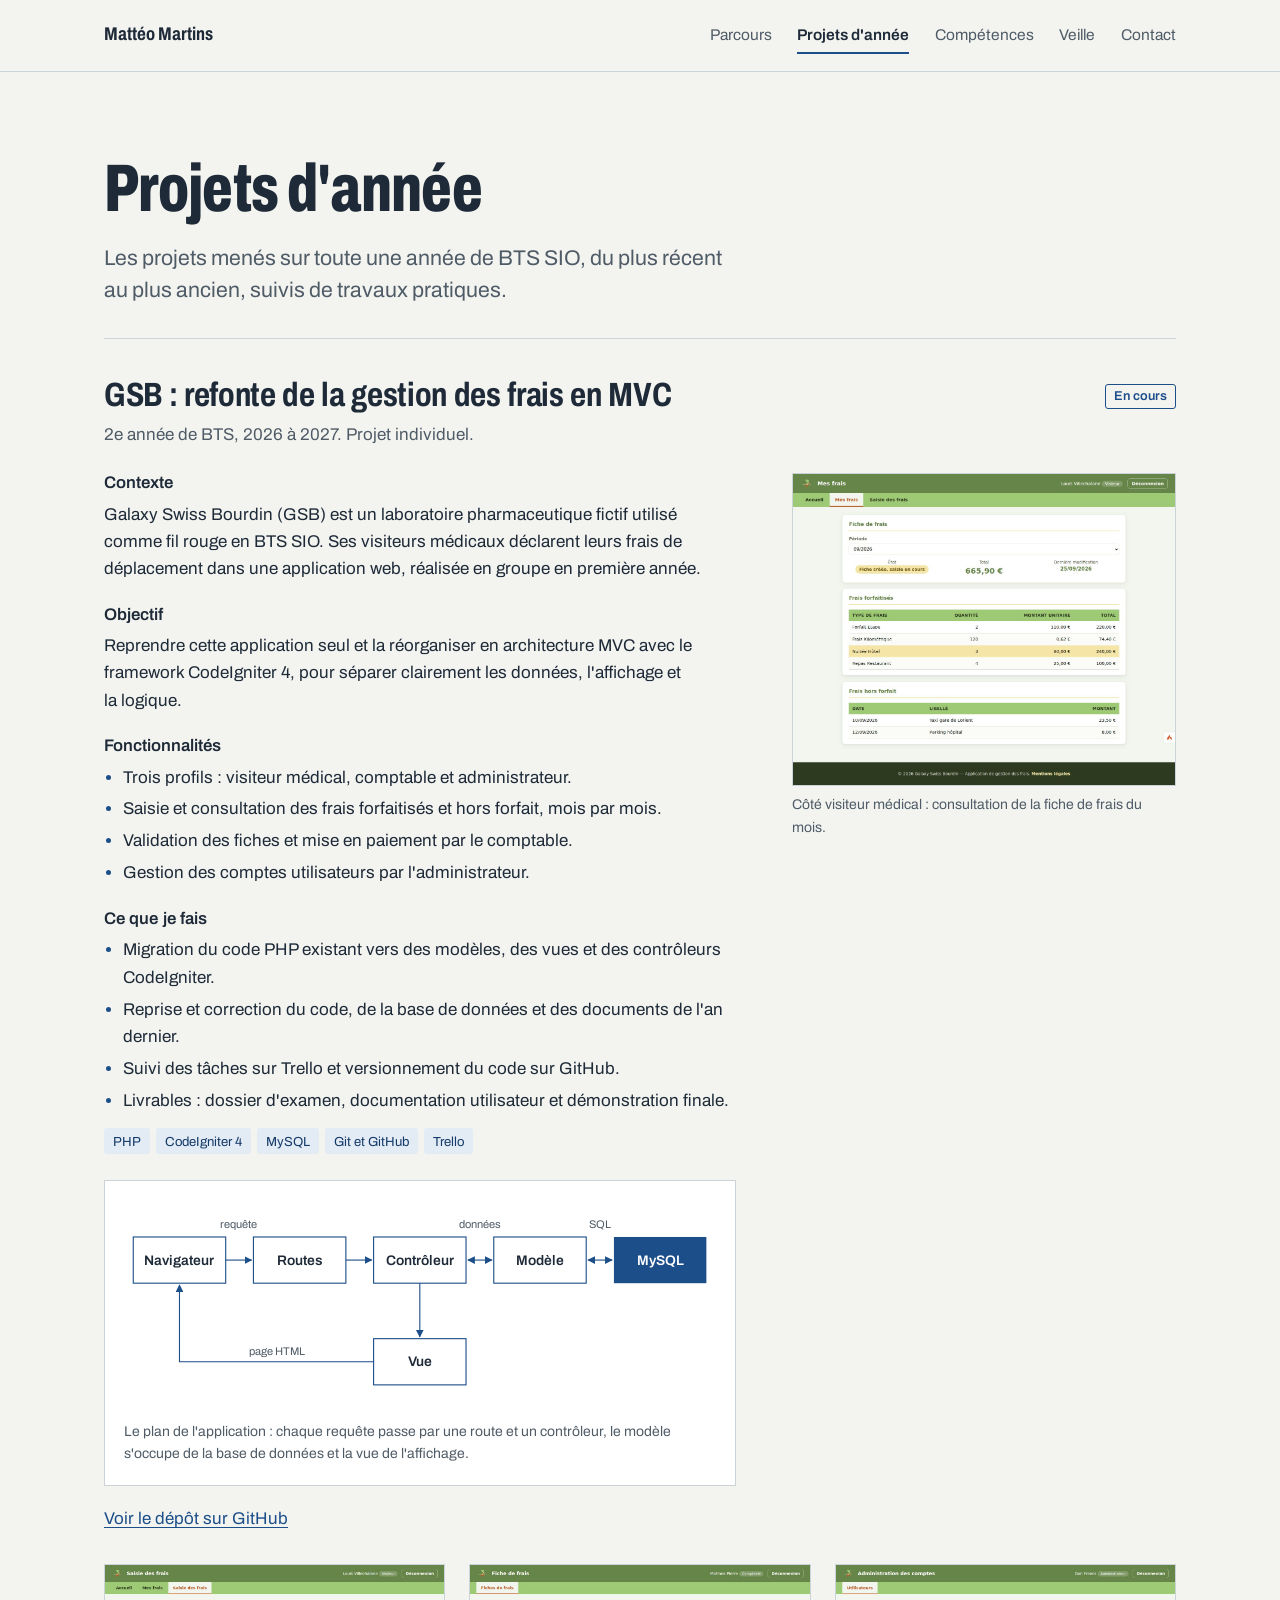
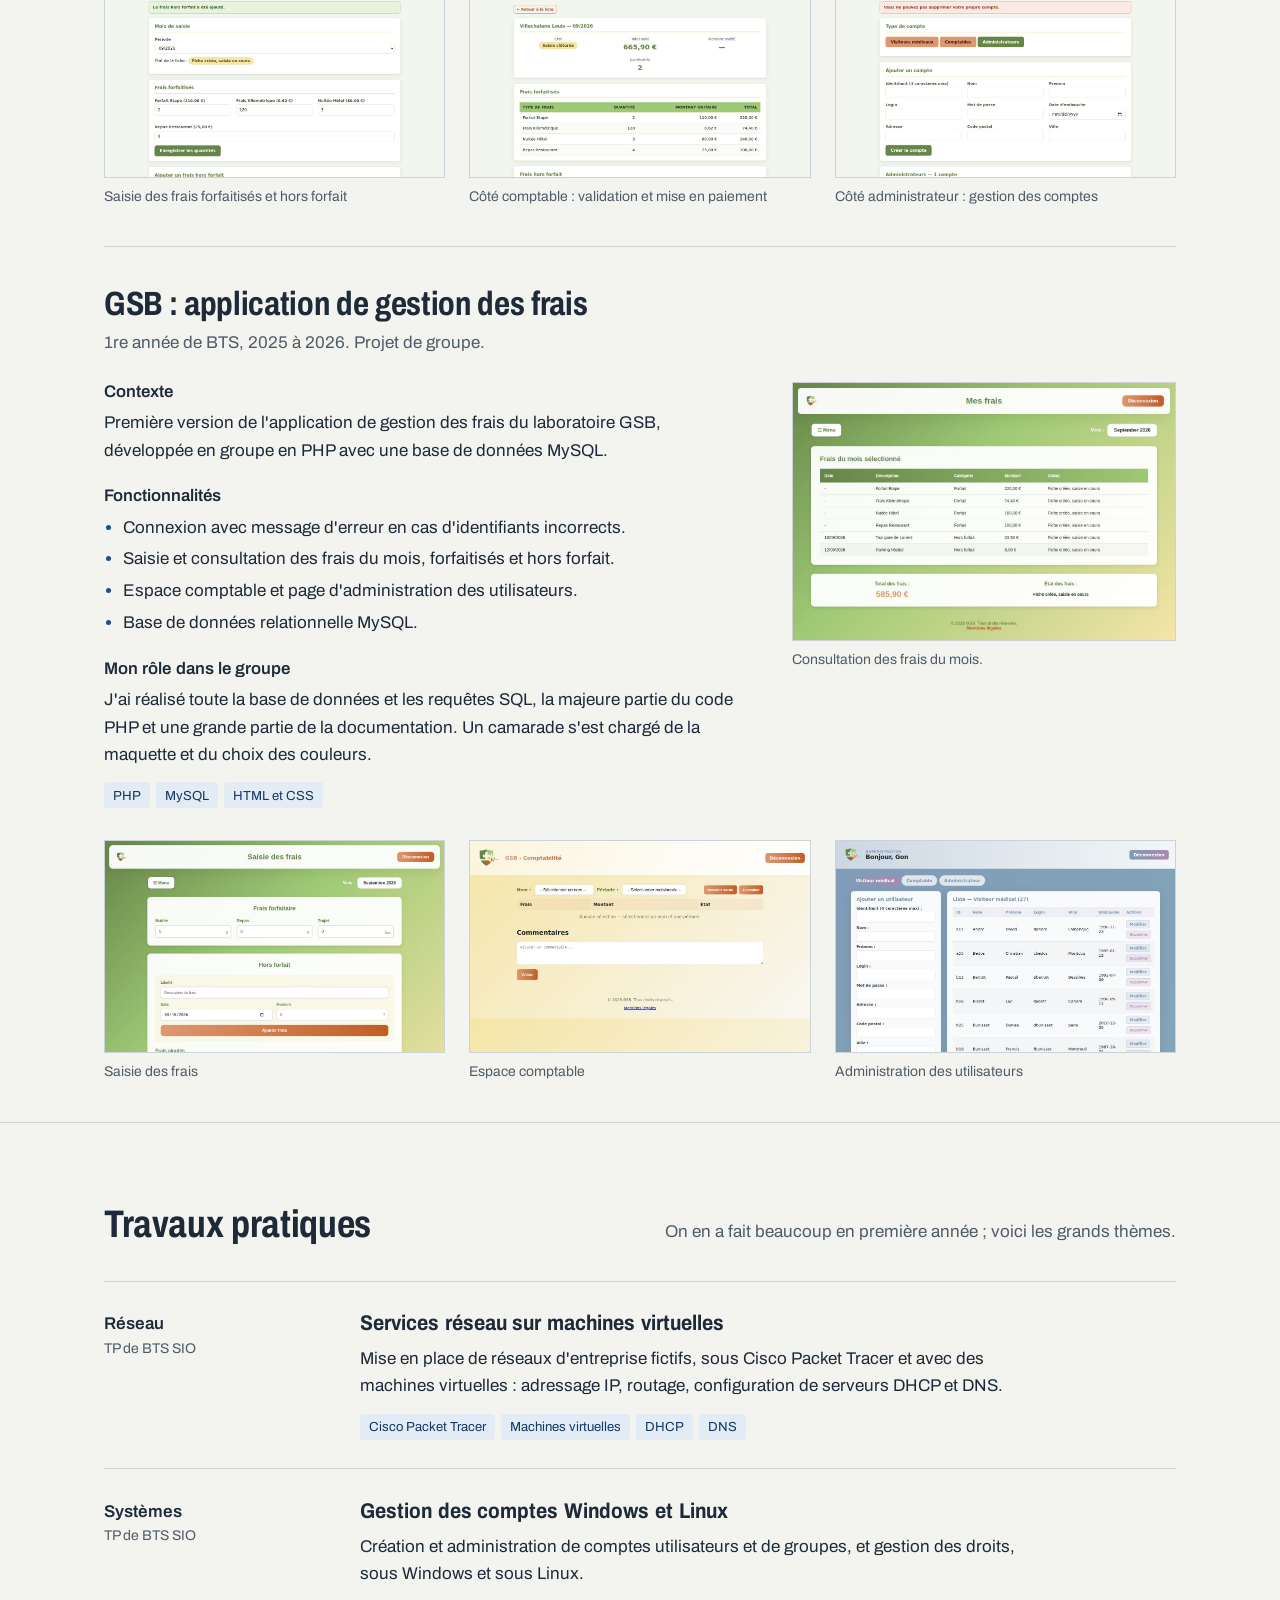
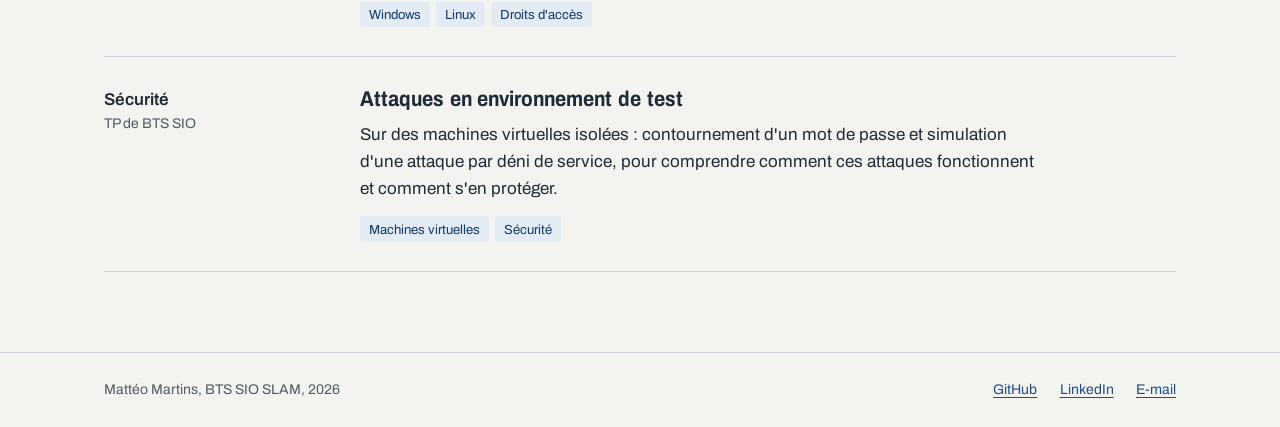
<file: projets.html>
<!DOCTYPE html>
<html lang="fr">
<head>
  <meta charset="UTF-8" />
  <meta name="viewport" content="width=device-width, initial-scale=1.0" />
  <title>Projets d'année, Mattéo Martins</title>
  <meta name="description" content="Projets d'année de BTS SIO de Mattéo Martins : application GSB de gestion des frais en PHP, puis refonte en MVC avec CodeIgniter 4." />
  <link rel="preload" href="polices/archivo-latin-wdth-normal.woff2" as="font" type="font/woff2" crossorigin />
  <link rel="icon" href="data:image/svg+xml,%3Csvg xmlns='http://www.w3.org/2000/svg' viewBox='0 0 64 64'%3E%3Crect width='64' height='64' fill='%231C4E89'/%3E%3Cpath d='M12 46 H52 M12 40 V52 M52 40 V52' stroke='%23fff' stroke-width='3' fill='none'/%3E%3Ctext x='32' y='33' font-family='Arial' font-weight='bold' font-size='22' fill='%23fff' text-anchor='middle'%3EMM%3C/text%3E%3C/svg%3E" />
  <link rel="stylesheet" href="style.css" />
</head>
<body>
  <a class="lien-evitement" href="#contenu">Aller au contenu</a>

  <header class="entete">
    <div class="conteneur">
      <a class="entete-nom" href="index.html">Mattéo Martins</a>
      <nav class="nav" aria-label="Navigation principale">
        <ul>
          <li><a href="parcours.html">Parcours</a></li>
          <li><a href="projets.html" aria-current="page">Projets d'année</a></li>
          <li><a href="competences.html">Compétences</a></li>
          <li><a href="veille.html">Veille</a></li>
          <li><a href="contact.html">Contact</a></li>
        </ul>
      </nav>
    </div>
  </header>

  <main id="contenu">
    <header class="page-tete">
      <div class="conteneur">
        <h1>Projets d'année</h1>
        <p>Les projets menés sur toute une année de BTS SIO, du plus récent au plus ancien, suivis de travaux pratiques.</p>
      </div>
    </header>

    <div class="conteneur">

      <!-- ============ 2e ANNÉE : GSB MVC ============ -->
      <article class="fiche" id="gsb-mvc">
        <div class="fiche-tete">
          <div>
            <h2>GSB : refonte de la gestion des frais en MVC</h2>
            <p class="fiche-meta">2e année de BTS, 2026 à 2027. Projet individuel.</p>
          </div>
          <span class="pastille pastille-encours">En cours</span>
        </div>

        <div class="fiche-corps">
          <div>
            <h3>Contexte</h3>
            <p>Galaxy Swiss Bourdin (GSB) est un laboratoire pharmaceutique fictif utilisé comme fil rouge en BTS SIO. Ses visiteurs médicaux déclarent leurs frais de déplacement dans une application web, réalisée en groupe en première année.</p>

            <h3>Objectif</h3>
            <p>Reprendre cette application seul et la réorganiser en architecture MVC avec le framework CodeIgniter 4, pour séparer clairement les données, l'affichage et la logique.</p>

            <h3>Fonctionnalités</h3>
            <ul class="puces">
              <li>Trois profils : visiteur médical, comptable et administrateur.</li>
              <li>Saisie et consultation des frais forfaitisés et hors forfait, mois par mois.</li>
              <li>Validation des fiches et mise en paiement par le comptable.</li>
              <li>Gestion des comptes utilisateurs par l'administrateur.</li>
            </ul>

            <h3>Ce que je fais</h3>
            <ul class="puces">
              <li>Migration du code PHP existant vers des modèles, des vues et des contrôleurs CodeIgniter.</li>
              <li>Reprise et correction du code, de la base de données et des documents de l'an dernier.</li>
              <li>Suivi des tâches sur Trello et versionnement du code sur GitHub.</li>
              <li>Livrables : dossier d'examen, documentation utilisateur et démonstration finale.</li>
            </ul>

            <ul class="technos" aria-label="Technologies">
              <li>PHP</li><li>CodeIgniter 4</li><li>MySQL</li><li>Git et GitHub</li><li>Trello</li>
            </ul>
            <figure class="diagramme">
              <svg viewBox="0 0 640 220" role="img" aria-labelledby="mvc-titre mvc-desc" font-family="Archivo, sans-serif">
                <title id="mvc-titre">Architecture MVC de l'application GSB</title>
                <desc id="mvc-desc">Le navigateur envoie une requête aux routes, qui appellent un contrôleur. Le contrôleur demande les données au modèle, qui lit et écrit dans la base MySQL. Le contrôleur transmet ensuite les données à la vue, qui renvoie la page HTML au navigateur.</desc>
                <defs>
                  <marker id="fl" viewBox="0 0 10 10" refX="9" refY="5" markerWidth="7" markerHeight="7" orient="auto-start-reverse"><path d="M0 0 L10 5 L0 10 z" fill="#1C4E89"/></marker>
                </defs>
                <g fill="#fff" stroke="#1C4E89" stroke-width="1.2">
                  <rect x="10" y="40" width="100" height="50"/>
                  <rect x="140" y="40" width="100" height="50"/>
                  <rect x="270" y="40" width="100" height="50"/>
                  <rect x="400" y="40" width="100" height="50"/>
                  <rect x="270" y="150" width="100" height="50"/>
                </g>
                <rect x="530" y="40" width="100" height="50" fill="#1C4E89"/>
                <g fill="#1E2A38" font-size="15" font-weight="600" text-anchor="middle">
                  <text x="60" y="70">Navigateur</text>
                  <text x="190" y="70">Routes</text>
                  <text x="320" y="70">Contrôleur</text>
                  <text x="450" y="70">Modèle</text>
                  <text x="320" y="180">Vue</text>
                </g>
                <text x="580" y="70" fill="#fff" font-size="15" font-weight="600" text-anchor="middle">MySQL</text>
                <g stroke="#1C4E89" stroke-width="1.2" fill="none">
                  <path d="M110 65 H138" marker-end="url(#fl)"/>
                  <path d="M240 65 H268" marker-end="url(#fl)"/>
                  <path d="M372 65 H398" marker-start="url(#fl)" marker-end="url(#fl)"/>
                  <path d="M502 65 H528" marker-start="url(#fl)" marker-end="url(#fl)"/>
                  <path d="M320 90 V148" marker-end="url(#fl)"/>
                  <path d="M270 175 H60 V92" marker-end="url(#fl)"/>
                </g>
                <g fill="#4F5B66" font-size="12" text-anchor="middle">
                  <text x="124" y="30">requête</text>
                  <text x="385" y="30">données</text>
                  <text x="515" y="30">SQL</text>
                  <text x="165" y="168">page HTML</text>
                </g>
              </svg>
              <figcaption>Le plan de l'application : chaque requête passe par une route et un contrôleur, le modèle s'occupe de la base de données et la vue de l'affichage.</figcaption>
            </figure>


            <ul class="liens-projet">
              <li><a href="https://github.com/Martins-Matteo/Gr_4_SLAM_2026_PHP_MVC_MARTINS_MATTEO" rel="noopener">Voir le dépôt sur GitHub</a></li>
            </ul>
          </div>

          <figure>
            <a class="capture capture-image" href="images/gsb-v2/consulter.jpg"><img src="images/gsb-v2/consulter.jpg" alt="Page Mes frais de l'application GSB : état de la fiche, total de 665,90 euros, tableaux des frais forfaitisés et hors forfait" width="1280" height="1041" /></a>
            <figcaption class="capture-legende">Côté visiteur médical : consultation de la fiche de frais du mois.</figcaption>
          </figure>
        </div>

        <div class="galerie">
          <figure>
            <a href="images/gsb-v2/saisie.jpg"><img src="images/gsb-v2/saisie.jpg" alt="Formulaire de saisie des frais forfaitisés et hors forfait" loading="lazy" width="1280" height="1447" /></a>
            <figcaption>Saisie des frais forfaitisés et hors forfait</figcaption>
          </figure>
          <figure>
            <a href="images/gsb-v2/comptable_fiche.jpg"><img src="images/gsb-v2/comptable_fiche.jpg" alt="Fiche de frais vue par le comptable, avec le formulaire de validation" loading="lazy" width="1280" height="1372" /></a>
            <figcaption>Côté comptable : validation et mise en paiement</figcaption>
          </figure>
          <figure>
            <a href="images/gsb-v2/admin.jpg"><img src="images/gsb-v2/admin.jpg" alt="Page d'administration des comptes utilisateurs" loading="lazy" width="1280" height="1073" /></a>
            <figcaption>Côté administrateur : gestion des comptes</figcaption>
          </figure>
        </div>
      </article>

      <!-- ============ 1re ANNÉE : GSB PHP ============ -->
      <article class="fiche" id="gsb-php">
        <div class="fiche-tete">
          <div>
            <h2>GSB : application de gestion des frais</h2>
            <p class="fiche-meta">1re année de BTS, 2025 à 2026. Projet de groupe.</p>
          </div>
        </div>

        <div class="fiche-corps">
          <div>
            <h3>Contexte</h3>
            <p>Première version de l'application de gestion des frais du laboratoire GSB, développée en groupe en PHP avec une base de données MySQL.</p>

            <h3>Fonctionnalités</h3>
            <ul class="puces">
              <li>Connexion avec message d'erreur en cas d'identifiants incorrects.</li>
              <li>Saisie et consultation des frais du mois, forfaitisés et hors forfait.</li>
              <li>Espace comptable et page d'administration des utilisateurs.</li>
              <li>Base de données relationnelle MySQL.</li>
            </ul>

            <h3>Mon rôle dans le groupe</h3>
            <p>J'ai réalisé toute la base de données et les requêtes SQL, la majeure partie du code PHP et une grande partie de la documentation. Un camarade s'est chargé de la maquette et du choix des couleurs.</p>

            <ul class="technos" aria-label="Technologies">
              <li>PHP</li><li>MySQL</li><li>HTML et CSS</li>
            </ul>
          </div>

          <figure>
            <a class="capture capture-image" href="images/gsb-v1/mes_frais.jpg"><img src="images/gsb-v1/mes_frais.jpg" alt="Page Mes frais de la première version de GSB : tableau des frais du mois et total de 585,90 euros" width="1280" height="860" /></a>
            <figcaption class="capture-legende">Consultation des frais du mois.</figcaption>
          </figure>
        </div>

        <div class="galerie">
          <figure>
            <a href="images/gsb-v1/saisie.jpg"><img src="images/gsb-v1/saisie.jpg" alt="Formulaire de saisie des frais de la première version" loading="lazy" width="1280" height="1089" /></a>
            <figcaption>Saisie des frais</figcaption>
          </figure>
          <figure>
            <a href="images/gsb-v1/compta.jpg"><img src="images/gsb-v1/compta.jpg" alt="Espace comptabilité de la première version" loading="lazy" width="1280" height="800" /></a>
            <figcaption>Espace comptable</figcaption>
          </figure>
          <figure>
            <a href="images/gsb-v1/admin.jpg"><img src="images/gsb-v1/admin.jpg" alt="Page d'administration des utilisateurs de la première version" loading="lazy" width="1280" height="800" /></a>
            <figcaption>Administration des utilisateurs</figcaption>
          </figure>
        </div>
      </article>

    </div>

    <!-- ============ TRAVAUX PRATIQUES ============ -->
    <section class="section">
      <div class="conteneur">
        <div class="section-tete">
          <h2>Travaux pratiques</h2>
          <p>On en a fait beaucoup en première année ; voici les grands thèmes.</p>
        </div>

        <div class="projets-vedette">
          <article class="projet-ligne">
            <p class="projet-quand"><strong>Réseau</strong>TP de BTS SIO</p>
            <div>
              <h3>Services réseau sur machines virtuelles</h3>
              <p>Mise en place de réseaux d'entreprise fictifs, sous Cisco Packet Tracer et avec des machines virtuelles : adressage IP, routage, configuration de serveurs DHCP et DNS.</p>
              <ul class="technos" aria-label="Technologies"><li>Cisco Packet Tracer</li><li>Machines virtuelles</li><li>DHCP</li><li>DNS</li></ul>
            </div>
          </article>
          <article class="projet-ligne">
            <p class="projet-quand"><strong>Systèmes</strong>TP de BTS SIO</p>
            <div>
              <h3>Gestion des comptes Windows et Linux</h3>
              <p>Création et administration de comptes utilisateurs et de groupes, et gestion des droits, sous Windows et sous Linux.</p>
              <ul class="technos" aria-label="Technologies"><li>Windows</li><li>Linux</li><li>Droits d'accès</li></ul>
            </div>
          </article>
          <article class="projet-ligne">
            <p class="projet-quand"><strong>Sécurité</strong>TP de BTS SIO</p>
            <div>
              <h3>Attaques en environnement de test</h3>
              <p>Sur des machines virtuelles isolées : contournement d'un mot de passe et simulation d'une attaque par déni de service, pour comprendre comment ces attaques fonctionnent et comment s'en protéger.</p>
              <ul class="technos" aria-label="Technologies"><li>Machines virtuelles</li><li>Sécurité</li></ul>
            </div>
          </article>
        </div>
      </div>
    </section>
  </main>

  <footer class="pied">
    <div class="conteneur">
      <p>Mattéo Martins, BTS SIO SLAM, <span class="annee">2026</span></p>
      <ul>
        <li><a href="https://github.com/Martins-Matteo" rel="noopener">GitHub</a></li>
        <li><a href="https://www.linkedin.com/in/matt%C3%A9o-martins-106573369/" rel="noopener">LinkedIn</a></li>
        <li><a href="mailto:martins.matteo.dev@gmail.com">E-mail</a></li>
      </ul>
    </div>
  </footer>

  <script src="site.js" defer></script>
</body>
</html>
</file>
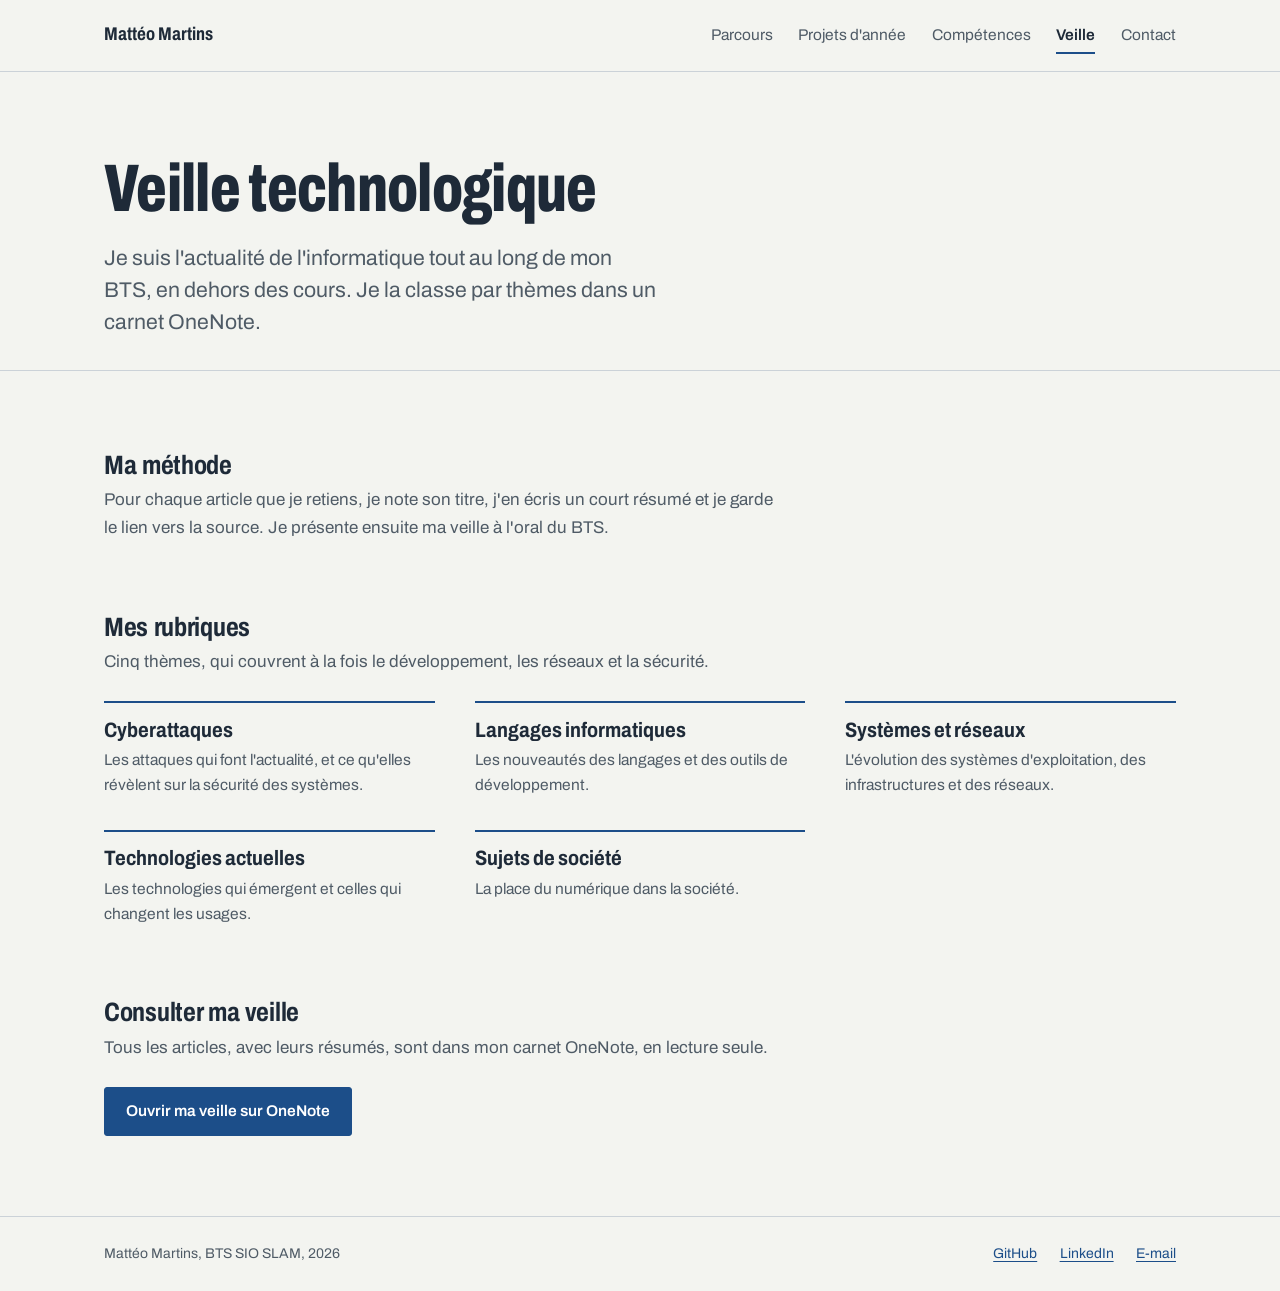
<file: veille.html>
<!DOCTYPE html>
<html lang="fr">
<head>
  <meta charset="UTF-8" />
  <meta name="viewport" content="width=device-width, initial-scale=1.0" />
  <title>Veille technologique, Mattéo Martins</title>
  <meta name="description" content="Veille technologique de Mattéo Martins, étudiant en BTS SIO SLAM : cyberattaques, langages, systèmes et réseaux, technologies actuelles." />
  <link rel="preload" href="polices/archivo-latin-wdth-normal.woff2" as="font" type="font/woff2" crossorigin />
  <link rel="icon" href="data:image/svg+xml,%3Csvg xmlns='http://www.w3.org/2000/svg' viewBox='0 0 64 64'%3E%3Crect width='64' height='64' fill='%231C4E89'/%3E%3Cpath d='M12 46 H52 M12 40 V52 M52 40 V52' stroke='%23fff' stroke-width='3' fill='none'/%3E%3Ctext x='32' y='33' font-family='Arial' font-weight='bold' font-size='22' fill='%23fff' text-anchor='middle'%3EMM%3C/text%3E%3C/svg%3E" />
  <link rel="stylesheet" href="style.css" />
</head>
<body>
  <a class="lien-evitement" href="#contenu">Aller au contenu</a>

  <header class="entete">
    <div class="conteneur">
      <a class="entete-nom" href="index.html">Mattéo Martins</a>
      <nav class="nav" aria-label="Navigation principale">
        <ul>
          <li><a href="parcours.html">Parcours</a></li>
          <li><a href="projets.html">Projets d'année</a></li>
          <li><a href="competences.html">Compétences</a></li>
          <li><a href="veille.html" aria-current="page">Veille</a></li>
          <li><a href="contact.html">Contact</a></li>
        </ul>
      </nav>
    </div>
  </header>

  <main id="contenu">
    <header class="page-tete">
      <div class="conteneur">
        <h1>Veille technologique</h1>
        <p>Je suis l'actualité de l'informatique tout au long de mon BTS, en dehors des cours. Je la classe par thèmes dans un carnet OneNote.</p>
      </div>
    </header>

    <section class="section">
      <div class="conteneur">
        <div class="comp-bloc">
          <h2>Ma méthode</h2>
          <p class="comp-intro">Pour chaque article que je retiens, je note son titre, j'en écris un court résumé et je garde le lien vers la source. Je présente ensuite ma veille à l'oral du BTS.</p>
        </div>

        <div class="comp-bloc">
          <h2>Mes rubriques</h2>
          <p class="comp-intro">Cinq thèmes, qui couvrent à la fois le développement, les réseaux et la sécurité.</p>
          <ul class="comp-grille">
            <li><span class="comp-nom">Cyberattaques</span><span class="comp-ou">Les attaques qui font l'actualité, et ce qu'elles révèlent sur la sécurité des systèmes.</span></li>
            <li><span class="comp-nom">Langages informatiques</span><span class="comp-ou">Les nouveautés des langages et des outils de développement.</span></li>
            <li><span class="comp-nom">Systèmes et réseaux</span><span class="comp-ou">L'évolution des systèmes d'exploitation, des infrastructures et des réseaux.</span></li>
            <li><span class="comp-nom">Technologies actuelles</span><span class="comp-ou">Les technologies qui émergent et celles qui changent les usages.</span></li>
            <li><span class="comp-nom">Sujets de société</span><span class="comp-ou">La place du numérique dans la société.</span></li>
          </ul>
        </div>

        <div class="comp-bloc">
          <h2>Consulter ma veille</h2>
          <p class="comp-intro">Tous les articles, avec leurs résumés, sont dans mon carnet OneNote, en lecture seule.</p>
          <div class="actions" style="margin-top: 0;">
            <a class="bouton bouton-plein" href="https://1drv.ms/o/c/1a67bbb53cd45d19/IgCmyCILQhnITqo7ZWFlSjWmAavOX_sevNhRzTESixFL-50?e=KOjegF" rel="noopener">Ouvrir ma veille sur OneNote</a>
          </div>
        </div>
      </div>
    </section>
  </main>

  <footer class="pied">
    <div class="conteneur">
      <p>Mattéo Martins, BTS SIO SLAM, <span class="annee">2026</span></p>
      <ul>
        <li><a href="https://github.com/Martins-Matteo" rel="noopener">GitHub</a></li>
        <li><a href="https://www.linkedin.com/in/matt%C3%A9o-martins-106573369/" rel="noopener">LinkedIn</a></li>
        <li><a href="mailto:martins.matteo.dev@gmail.com">E-mail</a></li>
      </ul>
    </div>
  </footer>

  <script src="site.js" defer></script>
</body>
</html>
</file>
<file: style.css>
/* ============================================================
   Portfolio de Mattéo Martins, version 2
   Direction : plan technique. Fond clair, encre sombre,
   un seul accent (bleu de Prusse), une seule famille (Archivo)
   dont on fait varier la largeur : étroite pour les titres,
   normale pour le texte.
   ============================================================ */

@font-face {
  font-family: 'Archivo';
  font-style: normal;
  font-display: swap;
  font-weight: 100 900;
  font-stretch: 62% 125%;
  src: url('polices/archivo-latin-wdth-normal.woff2') format('woff2-variations');
}
@font-face {
  font-family: 'Archivo';
  font-style: italic;
  font-display: swap;
  font-weight: 100 900;
  font-stretch: 62% 125%;
  src: url('polices/archivo-latin-wdth-italic.woff2') format('woff2-variations');
}

:root {
  /* Couleurs */
  --papier: #F3F4F0;        /* fond de page, papier à dessin */
  --blanc: #FFFFFF;         /* surfaces posées sur le papier */
  --encre: #1E2A38;         /* texte principal */
  --graphite: #4F5B66;      /* texte secondaire */
  --trait: #CBD2D8;         /* filets et bordures */
  --prusse: #1C4E89;        /* accent unique : liens, cotes, boutons */
  --prusse-fonce: #133A68;
  --prusse-voile: #E3EBF5;  /* fonds légers (étiquettes) */
  --bois: #8F5C33;          /* tout ce qui touche à la menuiserie et à la vie perso */
  --bois-voile: #F1E7DC;

  /* Typographie */
  --police: 'Archivo', system-ui, -apple-system, 'Segoe UI', sans-serif;
  --etroit: 78%;            /* largeur des titres */

  /* Échelle (rapport 1,25, base 17 px) */
  --t-petit: 0.875rem;
  --t-corps: 1.0625rem;
  --t-4: 1.33rem;
  --t-3: 1.66rem;
  --t-2: clamp(1.9rem, 3.2vw, 2.4rem);
  --t-1: clamp(3.2rem, 9vw, 6.6rem);

  /* Mise en page */
  --largeur: 72rem;
  --gouttiere: clamp(1rem, 4vw, 2.5rem);
  --rayon: 3px;
}

* { margin: 0; padding: 0; box-sizing: border-box; }

html { -webkit-text-size-adjust: 100%; }

body {
  font-family: var(--police);
  font-size: var(--t-corps);
  line-height: 1.6;
  color: var(--encre);
  background: var(--papier);
  -webkit-font-smoothing: antialiased;
}

img { display: block; max-width: 100%; height: auto; }

a { color: var(--prusse); text-underline-offset: 0.18em; text-decoration-thickness: 1px; }
a:hover { color: var(--prusse-fonce); text-decoration-thickness: 2px; }

:focus-visible { outline: 2px solid var(--prusse); outline-offset: 3px; border-radius: 2px; }

h1, h2, h3 {
  font-stretch: var(--etroit);
  font-weight: 700;
  line-height: 1.1;
  letter-spacing: -0.01em;
  text-wrap: balance;
}
h2 { font-size: var(--t-2); word-spacing: 0.06em; }
h3 { font-size: var(--t-4); line-height: 1.25; font-stretch: 88%; letter-spacing: 0; word-spacing: 0.08em; }

p { max-width: 68ch; text-wrap: pretty; }

.conteneur {
  width: 100%;
  max-width: var(--largeur);
  margin-inline: auto;
  padding-inline: var(--gouttiere);
}

.lien-evitement {
  position: absolute; left: -999px; top: 0;
  background: var(--encre); color: var(--blanc);
  padding: 0.6rem 1rem; z-index: 10;
}
.lien-evitement:focus { left: 1rem; top: 1rem; }

/* ============================================================
   En-tête et navigation
   ============================================================ */

.entete {
  border-bottom: 1px solid var(--trait);
  background: var(--papier);
}
.entete .conteneur {
  display: flex;
  flex-wrap: wrap;
  align-items: baseline;
  justify-content: space-between;
  gap: 0.6rem 2rem;
  padding-block: 1.1rem;
}
.entete-nom {
  font-weight: 700;
  font-stretch: var(--etroit);
  font-size: 1.15rem;
  color: var(--encre);
  text-decoration: none;
}
.entete-nom:hover { color: var(--prusse); text-decoration: none; }

.nav ul {
  display: flex;
  flex-wrap: wrap;
  gap: 0.2rem 1.6rem;
  list-style: none;
}
.nav a {
  color: var(--graphite);
  text-decoration: none;
  font-size: 0.97rem;
  padding-block: 0.35rem;
  display: inline-block;
}
.nav a:hover { color: var(--encre); }
.nav a[aria-current="page"] {
  color: var(--encre);
  font-weight: 600;
  box-shadow: inset 0 -2px 0 var(--prusse);
}

/* ============================================================
   Boutons
   ============================================================ */

.actions { display: flex; flex-wrap: wrap; gap: 0.75rem; margin-top: 2rem; }

.bouton {
  display: inline-flex;
  align-items: center;
  gap: 0.5rem;
  min-height: 2.9rem;
  padding: 0.7rem 1.3rem;
  border-radius: var(--rayon);
  font: inherit;
  font-weight: 600;
  font-size: 0.97rem;
  text-decoration: none;
  cursor: pointer;
  border: 1px solid var(--prusse);
  transition: background-color 0.15s ease, color 0.15s ease;
}
.bouton-plein { background: var(--prusse); color: var(--blanc); }
.bouton-plein:hover { background: var(--prusse-fonce); color: var(--blanc); text-decoration: none; }
.bouton-contour { background: transparent; color: var(--prusse); }
.bouton-contour:hover { background: var(--prusse-voile); text-decoration: none; }

/* ============================================================
   Accueil : présentation
   ============================================================ */

.presentation { padding-block: clamp(3rem, 8vw, 6rem) 0; }

.presentation-grille {
  display: grid;
  grid-template-columns: minmax(0, 1fr) minmax(0, 17rem);
  gap: clamp(2rem, 6vw, 5rem);
  align-items: end;
}

.presentation h1 {
  font-size: var(--t-1);
  font-stretch: 68%;
  font-weight: 800;
  line-height: 0.95;
  letter-spacing: -0.02em;
}

.chapeau {
  margin-top: 1.6rem;
  font-size: var(--t-4);
  line-height: 1.5;
  color: var(--encre);
  max-width: 36ch;
}

.statut {
  margin-top: 1.4rem;
  padding-left: 1rem;
  border-left: 3px solid var(--prusse);
  color: var(--graphite);
  max-width: 52ch;
}
.statut strong { color: var(--encre); font-weight: 600; }

/* Cadre photo avec repères de coupe, comme sur un plan */
.photo {
  position: relative;
  aspect-ratio: 4 / 5;
  background: var(--blanc);
  border: 1px solid var(--trait);
}
.photo img { width: 100%; height: 100%; object-fit: cover; }
.photo::before,
.photo::after {
  content: "";
  position: absolute;
  width: 18px; height: 18px;
  border-color: var(--prusse);
  border-style: solid;
}
.photo::before { top: -8px; left: -8px; border-width: 1px 0 0 1px; }
.photo::after { bottom: -8px; right: -8px; border-width: 0 1px 1px 0; }
.photo-vide {
  display: grid;
  place-items: center;
  height: 100%;
  padding: 1rem;
  text-align: center;
  color: var(--graphite);
  font-size: var(--t-petit);
}

/* ============================================================
   La cote du parcours (élément signature)
   Une ligne de cote de dessin technique : chaque segment
   représente une étape du parcours, les repères marquent les
   stages.
   ============================================================ */

.cote {
  margin-top: clamp(3rem, 7vw, 5rem);
  padding-block: 2rem 2.4rem;
  border-top: 1px solid var(--trait);
}
.cote-titre {
  font-size: var(--t-petit);
  color: var(--graphite);
  margin-bottom: 1.6rem;
}

.cote-ligne {
  display: grid;
  grid-template-columns: 1fr 1fr 1.7fr 1.1fr;
  list-style: none;
}

.cote-segment {
  position: relative;
  padding: 1.1rem 1rem 0 0;
}
/* Trait de cote avec flèches aux deux extrémités */
.cote-segment::before {
  content: "";
  position: absolute;
  top: 0; left: 0; right: 0;
  height: 1px;
  background: var(--prusse);
  transform-origin: left center;
}
/* Ligne d'attache verticale au début de chaque segment */
.cote-segment::after {
  content: "";
  position: absolute;
  top: -9px; left: 0;
  width: 1px; height: 19px;
  background: var(--prusse);
}
.cote-segment:last-child .cote-fin {
  position: absolute;
  top: -9px; right: 0;
  width: 1px; height: 19px;
  background: var(--prusse);
}
.cote-segment.a-venir::before {
  background: repeating-linear-gradient(90deg, var(--prusse) 0 6px, transparent 6px 11px);
}

.cote-periode {
  display: block;
  font-size: var(--t-petit);
  color: var(--prusse);
  font-weight: 600;
  font-variant-numeric: tabular-nums;
}
.cote-etape {
  display: block;
  font-weight: 600;
  font-stretch: var(--etroit);
  font-size: 1.15rem;
  line-height: 1.25;
  margin-top: 0.15rem;
}
.cote-detail {
  display: block;
  color: var(--graphite);
  font-size: var(--t-petit);
  margin-top: 0.3rem;
  max-width: 30ch;
}

/* Repères de stage posés sur la ligne du BTS */
.cote-reperes {
  list-style: none;
  margin-top: 0.9rem;
  display: grid;
  gap: 0.35rem;
}
.cote-reperes li {
  font-size: var(--t-petit);
  color: var(--graphite);
  padding-left: 1.1rem;
  position: relative;
}
.cote-reperes li::before {
  content: "";
  position: absolute;
  left: 0; top: 0.5em;
  width: 7px; height: 7px;
  border: 1px solid var(--prusse);
  transform: rotate(45deg);
}

/* Le seul mouvement de la page : la cote se trace au chargement */
@media (prefers-reduced-motion: no-preference) {
  .cote-segment::before { animation: tracer 0.7s cubic-bezier(0.3, 0.7, 0.2, 1) both; }
  .cote-segment:nth-child(2)::before { animation-delay: 0.45s; }
  .cote-segment:nth-child(3)::before { animation-delay: 0.9s; }
  .cote-segment:nth-child(4)::before { animation-delay: 1.35s; }
  @keyframes tracer { from { transform: scaleX(0); } to { transform: scaleX(1); } }
}

/* ============================================================
   Sections génériques
   ============================================================ */

.section { padding-block: clamp(3rem, 7vw, 5rem); border-top: 1px solid var(--trait); }
.section-tete {
  display: flex;
  flex-wrap: wrap;
  justify-content: space-between;
  align-items: baseline;
  gap: 0.5rem 2rem;
  margin-bottom: 2.2rem;
}
.section-tete p { color: var(--graphite); }

.page-tete { padding-block: clamp(3rem, 7vw, 5rem) 2rem; }
.page-tete h1 { font-size: clamp(2.6rem, 6vw, 4.2rem); font-stretch: 70%; font-weight: 800; }
.page-tete p { margin-top: 1rem; font-size: var(--t-4); line-height: 1.5; color: var(--graphite); max-width: 52ch; }

/* ============================================================
   Projets
   ============================================================ */

.projets-vedette { display: grid; gap: 0; }

.projet-ligne {
  display: grid;
  grid-template-columns: minmax(0, 13rem) minmax(0, 1fr);
  gap: 1rem 3rem;
  padding-block: 1.8rem;
  border-top: 1px solid var(--trait);
}
.projet-ligne:last-child { border-bottom: 1px solid var(--trait); }
.projet-quand { color: var(--graphite); font-size: var(--t-petit); }
.projet-quand strong { display: block; color: var(--encre); font-weight: 600; font-size: var(--t-corps); }
.projet-ligne h3 { margin-bottom: 0.5rem; }
.projet-ligne h3 a { color: var(--encre); text-decoration: none; }
.projet-ligne h3 a:hover { color: var(--prusse); text-decoration: underline; }

.technos {
  display: flex;
  flex-wrap: wrap;
  gap: 0.4rem;
  list-style: none;
  margin-top: 0.9rem;
}
.technos li {
  font-size: 0.82rem;
  padding: 0.15rem 0.55rem;
  border-radius: var(--rayon);
  background: var(--prusse-voile);
  color: var(--prusse-fonce);
}

.pastille {
  display: inline-block;
  font-size: 0.8rem;
  font-weight: 600;
  padding: 0.1rem 0.5rem;
  border-radius: var(--rayon);
  border: 1px solid currentColor;
  margin-top: 0.4rem;
}
.pastille-encours { color: var(--prusse); }
.pastille-avenir { color: var(--graphite); border-style: dashed; }

/* Fiche projet détaillée (page Projets d'année) */
.fiche {
  padding-block: 2.4rem;
  border-top: 1px solid var(--trait);
  scroll-margin-top: 1rem;
}
.fiche-tete {
  display: grid;
  grid-template-columns: minmax(0, 1fr) auto;
  gap: 0.5rem 2rem;
  align-items: start;
  margin-bottom: 1.6rem;
}
.fiche-tete h2 { font-size: clamp(1.6rem, 3vw, 2.1rem); }
.fiche-meta { color: var(--graphite); margin-top: 0.4rem; }
.fiche-corps {
  display: grid;
  grid-template-columns: minmax(0, 1fr) minmax(0, 24rem);
  gap: 2rem 3.5rem;
}
.fiche h3 {
  font-size: 1.05rem;
  font-stretch: 100%;
  font-weight: 600;
  margin: 1.4rem 0 0.4rem;
}
.fiche h3:first-child { margin-top: 0; }
.fiche ul.puces { padding-left: 1.2rem; max-width: 64ch; }
.fiche ul.puces li { margin-top: 0.3rem; }
.fiche ul.puces li::marker { color: var(--prusse); }

.capture {
  border: 1px solid var(--trait);
  background: var(--blanc);
  aspect-ratio: 16 / 10;
  display: grid;
  place-items: center;
  text-align: center;
  padding: 1rem;
  color: var(--graphite);
  font-size: var(--t-petit);
}
.capture img { width: 100%; height: 100%; object-fit: cover; object-position: top; }
.capture-legende { font-size: var(--t-petit); color: var(--graphite); margin-top: 0.5rem; }

.liens-projet { display: flex; flex-wrap: wrap; gap: 0.5rem 1.4rem; margin-top: 1.2rem; list-style: none; }

/* ============================================================
   Parcours
   ============================================================ */

.frise { list-style: none; }
.frise-item {
  display: grid;
  grid-template-columns: minmax(0, 11rem) minmax(0, 1fr);
  gap: 0.5rem 3rem;
  padding-block: 1.8rem;
  border-top: 1px solid var(--trait);
}
.frise-item:last-child { border-bottom: 1px solid var(--trait); }
.frise-date { color: var(--prusse); font-weight: 600; font-variant-numeric: tabular-nums; }
.frise-date span { display: block; color: var(--graphite); font-weight: 400; font-size: var(--t-petit); }
.frise-item h3 { margin-bottom: 0.2rem; }
.frise-lieu { color: var(--graphite); margin-bottom: 0.7rem; }
.frise-item ul { padding-left: 1.2rem; max-width: 64ch; }
.frise-item ul li { margin-top: 0.3rem; }
.frise-item ul li::marker { color: var(--prusse); }

.interets { display: grid; grid-template-columns: repeat(auto-fit, minmax(14rem, 1fr)); gap: 1.6rem 3rem; }
.interets h3 { font-size: 1.1rem; margin-bottom: 0.3rem; }
.interets p { color: var(--graphite); }

/* ============================================================
   Compétences
   ============================================================ */

.competences { display: grid; gap: 2.8rem; }
.competences h2 { font-size: var(--t-3); margin-bottom: 0.9rem; }

.tableau { width: 100%; border-collapse: collapse; }
.tableau th,
.tableau td {
  text-align: left;
  vertical-align: top;
  padding: 0.75rem 1rem 0.75rem 0;
  border-top: 1px solid var(--trait);
}
.tableau thead th {
  font-size: var(--t-petit);
  font-weight: 500;
  color: var(--graphite);
  border-top: 0;
  padding-bottom: 0.4rem;
}
.tableau tbody th { font-weight: 600; width: 26%; }
.tableau td:last-child { width: 20%; white-space: nowrap; }
.tableau td { color: var(--graphite); }

.niveau { font-size: var(--t-petit); font-weight: 600; color: var(--encre); }
.niveau::before {
  content: "";
  display: inline-block;
  width: 0.55rem; height: 0.55rem;
  margin-right: 0.45rem;
  border: 1px solid var(--prusse);
  vertical-align: 0.05em;
}
.niveau-pratique::before { background: var(--prusse); }
.niveau-bases::before { background: linear-gradient(90deg, var(--prusse) 50%, transparent 50%); }

/* ============================================================
   Contact
   ============================================================ */

.contact-bloc {
  display: grid;
  grid-template-columns: minmax(0, 1fr) minmax(0, 1fr);
  gap: 2.5rem 4rem;
  align-items: start;
}
.courriel {
  font-size: clamp(1.25rem, 3.4vw, 2rem);
  font-weight: 700;
  font-stretch: var(--etroit);
  overflow-wrap: anywhere;
}
.courriel a { color: var(--encre); }
.courriel a:hover { color: var(--prusse); }
.copie-retour { font-size: var(--t-petit); color: var(--graphite); min-height: 1.4em; margin-top: 0.4rem; }

.liste-liens { list-style: none; }
.liste-liens li { padding-block: 0.85rem; border-top: 1px solid var(--trait); display: flex; justify-content: space-between; gap: 1rem; flex-wrap: wrap; }
.liste-liens li:last-child { border-bottom: 1px solid var(--trait); }
.liste-liens span { color: var(--graphite); }

.bandeau-contact { background: var(--encre); color: var(--papier); }
.bandeau-contact .conteneur {
  display: flex;
  flex-wrap: wrap;
  justify-content: space-between;
  align-items: center;
  gap: 1.5rem 3rem;
  padding-block: clamp(2.5rem, 6vw, 4rem);
}
.bandeau-contact h2 { color: var(--blanc); }
.bandeau-contact p { color: #B9C3CD; margin-top: 0.4rem; }
.bandeau-contact .bouton-plein { background: var(--blanc); color: var(--encre); border-color: var(--blanc); }
.bandeau-contact .bouton-plein:hover { background: var(--prusse-voile); }
.bandeau-contact :focus-visible { outline-color: var(--blanc); }

/* ============================================================
   Pied de page
   ============================================================ */

.pied { border-top: 1px solid var(--trait); }
.pied .conteneur {
  display: flex;
  flex-wrap: wrap;
  justify-content: space-between;
  gap: 0.8rem 2rem;
  padding-block: 1.6rem;
  font-size: var(--t-petit);
  color: var(--graphite);
}
.pied ul { display: flex; gap: 1.4rem; list-style: none; }

/* ============================================================
   Emplacements à compléter (à supprimer avant publication)
   Bien visibles exprès, pour ne pas en oublier.
   ============================================================ */

.a-completer {
  background: #FFF4C2;
  outline: 1px dashed #B08900;
  color: #5C4700;
  padding: 0 0.3em;
  border-radius: 2px;
}

/* ============================================================
   Mobile
   ============================================================ */

@media (max-width: 760px) {
  .presentation-grille { grid-template-columns: 1fr; }
  .photo { max-width: 13rem; order: -1; }
  .cote-ligne { grid-template-columns: 1fr; gap: 1.6rem; }
  .cote-segment:last-child .cote-fin { display: none; }
  .projet-ligne,
  .frise-item,
  .fiche-corps,
  .contact-bloc { grid-template-columns: 1fr; }
  .fiche-tete { grid-template-columns: 1fr; }
  .tableau td:last-child { white-space: normal; }
  .tableau thead { display: none; }
  .tableau tr { display: block; border-top: 1px solid var(--trait); padding-block: 0.7rem; }
  .tableau th, .tableau td { display: block; border: 0; padding: 0.1rem 0; width: auto !important; }
}

@media print {
  .entete .nav, .bandeau-contact, .actions { display: none; }
  body { background: #fff; }
}

/* ============================================================
   Piste B : du plan de menuiserie au plan d'architecture
   Le bois marque le passé (menuiserie) et la vie perso,
   le bleu de Prusse marque l'informatique.
   ============================================================ */

.cote-segment.bois::before,
.cote-segment.bois::after { background: var(--bois); }
.cote-segment.bois .cote-periode { color: var(--bois); }

.accroche {
  margin-top: 1.4rem;
  font-size: var(--t-3);
  line-height: 1.35;
  font-stretch: 88%;
  font-weight: 500;
  max-width: 30ch;
}
.accroche .passe { color: var(--bois); }
.accroche .present { color: var(--prusse); }
.sous-accroche { margin-top: 1rem; color: var(--graphite); max-width: 52ch; }

/* Section « Qui je suis » */
.qui {
  display: grid;
  grid-template-columns: minmax(0, 1fr) minmax(0, 20rem);
  gap: 2.5rem 4rem;
  align-items: start;
}
.qui-texte p + p { margin-top: 1.1rem; }
.qui-texte p { font-size: 1.1rem; line-height: 1.7; }
.qui-cote {
  border-left: 1px solid var(--bois);
  padding-left: 1.4rem;
}
.qui-cote h3 { font-size: 1.05rem; color: var(--bois); margin-bottom: 0.8rem; }
.qui-cote dl { display: grid; gap: 0.9rem; }
.qui-cote dt { font-weight: 600; }
.qui-cote dd { color: var(--graphite); font-size: 0.97rem; }

/* Bloc perso (page Parcours) */
.perso {
  display: grid;
  grid-template-columns: repeat(auto-fit, minmax(17rem, 1fr));
  gap: 2rem 3rem;
}
.perso article { border-top: 2px solid var(--bois); padding-top: 1rem; }
.perso h3 { font-size: 1.2rem; margin-bottom: 0.5rem; }
.perso p { color: var(--encre); }
.perso ul { padding-left: 1.2rem; margin-top: 0.6rem; color: var(--graphite); }
.perso ul li::marker { color: var(--bois); }
.photo-perso {
  margin-top: 1rem;
  aspect-ratio: 3 / 2;
  border: 1px dashed var(--bois);
  display: grid;
  place-items: center;
  text-align: center;
  padding: 1rem;
  font-size: var(--t-petit);
}

.citation {
  border-left: 3px solid var(--prusse);
  padding: 0.2rem 0 0.2rem 1.1rem;
  margin: 1.2rem 0;
  font-size: 1.1rem;
  max-width: 62ch;
}

/* Schéma d'architecture d'un projet */
.diagramme {
  margin-top: 1.6rem;
  background: var(--blanc);
  border: 1px solid var(--trait);
  padding: 1.2rem;
}
.diagramme svg { width: 100%; height: auto; }
.diagramme figcaption { font-size: var(--t-petit); color: var(--graphite); margin-top: 0.6rem; }

@media (max-width: 760px) {
  .qui { grid-template-columns: 1fr; }
}

/* ============================================================
   Page Compétences (version lisible)
   ============================================================ */

.comp-bloc + .comp-bloc { margin-top: clamp(3rem, 6vw, 4.5rem); }
.comp-bloc > h2 { font-size: var(--t-3); }
.comp-bloc > .comp-intro { color: var(--graphite); margin-top: 0.4rem; margin-bottom: 1.6rem; }

.comp-grille {
  display: grid;
  grid-template-columns: repeat(auto-fill, minmax(15.5rem, 1fr));
  gap: 2rem 2.5rem;
  list-style: none;
}
.comp-grille li { border-top: 2px solid var(--prusse); padding-top: 0.9rem; }
.comp-grille.apprend li { border-top: 1px solid var(--trait); }
.comp-grille.humain li { border-top-color: var(--bois); }
.comp-nom {
  display: block;
  font-size: 1.3rem;
  font-weight: 700;
  font-stretch: 85%;
  line-height: 1.2;
}
.comp-ou { display: block; color: var(--graphite); margin-top: 0.35rem; font-size: 0.97rem; }
.comp-ou strong { color: var(--encre); font-weight: 600; }

/* Captures d'écran des projets */
.capture-image { display: block; padding: 0; aspect-ratio: auto; overflow: hidden; max-height: 22rem; }
.capture-image img { width: 100%; height: auto; display: block; }
.capture-image:hover { border-color: var(--prusse); }
.galerie {
  display: grid;
  grid-template-columns: repeat(auto-fit, minmax(14rem, 1fr));
  gap: 1.5rem;
  margin-top: 2rem;
}
.galerie a { display: block; border: 1px solid var(--trait); background: var(--blanc); aspect-ratio: 16 / 10; overflow: hidden; }
.galerie a:hover { border-color: var(--prusse); }
.galerie img { width: 100%; height: 100%; object-fit: cover; object-position: top; }
.galerie figcaption { font-size: var(--t-petit); color: var(--graphite); margin-top: 0.5rem; }
</file>
